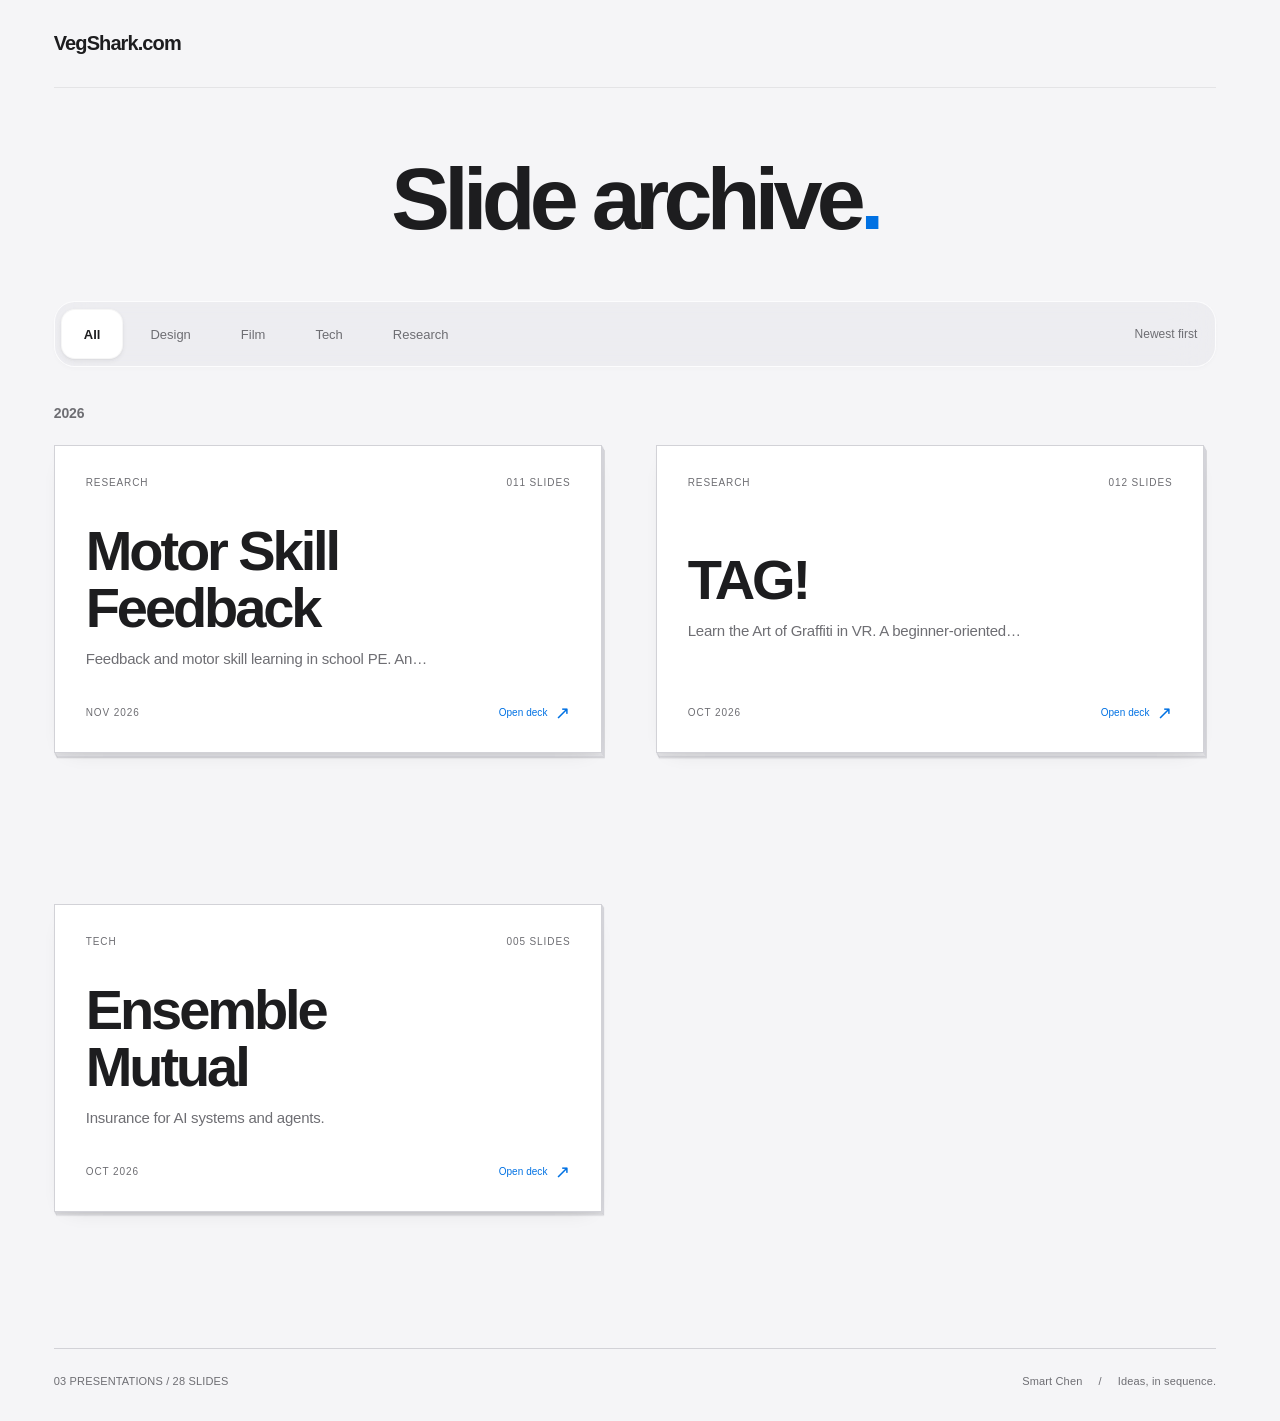
<file: index.html>
<!doctype html>
<html lang="en">
<head>
  <meta charset="utf-8">
  <meta name="viewport" content="width=device-width, initial-scale=1">
  <meta name="theme-color" content="#f5f5f7">
  <meta name="description" content="Smart Chen's slide archive. Presentations, research, projects, and experiments.">
  <title>Slide Archive | Smart Chen</title>
  <link rel="icon" href="data:image/svg+xml,%3Csvg xmlns='http://www.w3.org/2000/svg' viewBox='0 0 64 64'%3E%3Crect width='64' height='64' fill='white'/%3E%3C/svg%3E" type="image/svg+xml">
  <link rel="stylesheet" href="archive.css">
  <link rel="stylesheet" href="deck-transition.css">
  <script src="archive-data.js" defer></script>
  <script src="archive.js" defer></script>
</head>
<body>
  <a class="skip-link" href="#archive">Skip to presentations</a>
  <div class="page">
    <header class="masthead"><a class="wordmark" href="http://vegshark.com/">VegShark.com</a></header>
    <main>
      <div class="intro">
        <h1>Slide archive<span class="title-dot">.</span></h1>
      </div>
      <nav class="archive-tools" aria-label="Filter presentations by category">
        <div class="filters">
          <button type="button" data-category="ALL" aria-pressed="true">All</button>
          <button type="button" data-category="DESIGN" aria-pressed="false">Design</button>
          <button type="button" data-category="FILM" aria-pressed="false">Film</button>
          <button type="button" data-category="TECH" aria-pressed="false">Tech</button>
          <button type="button" data-category="RESEARCH" aria-pressed="false">Research</button>
        </div>
        <span class="sort-label">Newest first</span>
      </nav>
      <div id="archive" tabindex="-1" aria-label="Presentations by year"></div>
      <noscript><p class="empty-state">Enable JavaScript to browse the archive, or <a href="ensemble-mutual/">open Ensemble Mutual</a>.</p></noscript>
      <p id="archive-status" class="sr-only" role="status" aria-live="polite" aria-atomic="true"></p>
    </main>
    <footer class="archive-footer"><p id="archive-totals">Presentation archive</p><p>Smart Chen <span aria-hidden="true">/</span> <span>Ideas, in sequence.</span></p></footer>
  </div>
</body>
</html>
</file>
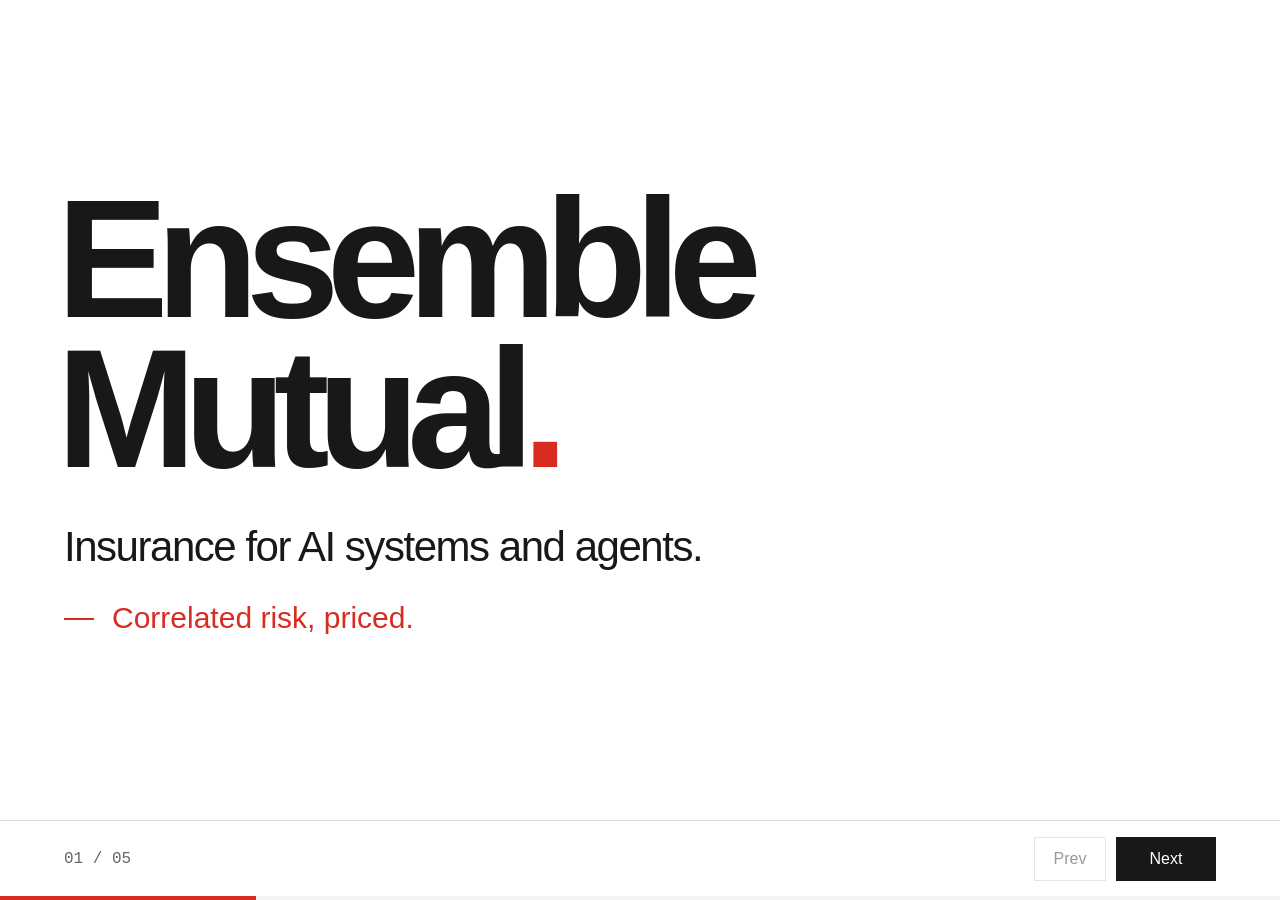
<file: ensemble-mutual/index.html>
<!doctype html>
<html lang="en">
<head>
  <meta charset="utf-8">
  <meta name="viewport" content="width=device-width, initial-scale=1">
  <meta name="theme-color" content="#ffffff">
  <meta name="description" content="Ensemble Mutual: a two-minute ethical pitch for AI insurance, correlated risk, and responsible adoption.">
  <title>Ensemble Mutual | The Ethical Pitch</title>
  <link rel="icon" href="data:image/svg+xml,%3Csvg xmlns='http://www.w3.org/2000/svg' viewBox='0 0 64 64'%3E%3Crect width='64' height='64' fill='white'/%3E%3C/svg%3E" type="image/svg+xml">
  <link rel="stylesheet" href="styles.css">
  <link rel="stylesheet" href="../deck-transition.css">
  <script src="app.js" defer></script>
</head>
<body>
  <a class="skip-link" href="#slide-1">Skip to presentation</a>
  <div class="presentation">
    <main class="stage" aria-label="Five-slide presentation" style="view-transition-name: open-deck">
      <div class="slide-canvas">
      <section class="slide active" id="slide-1" tabindex="-1" aria-labelledby="title-1" data-name="The idea">
        <div class="cover-layout">
          <h1 id="title-1" class="cover-title reveal">Ensemble<br>Mutual<span class="red">.</span></h1>
          <p class="cover-subtitle reveal">Insurance for AI systems and agents.</p>
          <p class="cover-thesis reveal">Correlated risk, priced.</p>
        </div>
      </section>
      <section class="slide" id="slide-2" tabindex="-1" aria-labelledby="title-2" data-name="The need" hidden inert>
        <div class="need-layout">
          <h2 id="title-2" class="slide-title reveal">New AI risks.<br><span class="red">Fragmented coverage.</span></h2>
          <div class="risk-words reveal"><span>Attacks</span><span>Hallucinations</span><span>Mistakes</span></div>
          <p class="support-line reveal">Growing deployment needs protection across training and inference.</p>
        </div>
      </section>
      <section class="slide" id="slide-3" tabindex="-1" aria-labelledby="title-3" data-name="The product" hidden inert>
        <div class="product-layout">
          <h2 id="title-3" class="slide-title reveal">One policy.<br><span class="red">The whole AI lifecycle.</span></h2>
          <div class="lifecycle-policy reveal" role="img" aria-label="One integrated insurance policy connects training and inference.">
            <span class="policy-caption">One integrated policy</span>
            <div class="lifecycle-flow"><strong>Training</strong><span class="flow-connector" aria-hidden="true"></span><strong>Inference</strong></div>
          </div>
          <ul class="coverage-labels reveal"><li>Security incidents</li><li>Hallucination liability</li><li>Compliance review</li></ul>
        </div>
      </section>
      <section class="slide" id="slide-4" tabindex="-1" aria-labelledby="title-4" data-name="The innovation" hidden inert>
        <div class="innovation-layout">
          <div class="innovation-copy">
            <h2 id="title-4" class="slide-title reveal">Correlated risk,<br><span class="red">priced.</span></h2>
            <p class="innovation-thesis reveal">One failure.<br> Many claims.</p>
          </div>
          <figure class="correlation-comparison reveal">
            <div class="comparison-panels">
              <div class="comparison-panel"><h3>Similar models</h3><div class="matrix-tiles" data-matrix="similar" role="img" aria-label="Illustrative matrix: similar models share more failures."></div><p>More shared failures</p></div>
              <div class="comparison-panel"><h3>Diverse models</h3><div class="matrix-tiles" data-matrix="diverse" role="img" aria-label="Illustrative matrix: behaviorally diverse models share fewer failures."></div><p>Fewer shared failures</p></div>
            </div>
            <figcaption>Illustrative failure correlation</figcaption>
          </figure>
          <div class="diversity-credit reveal"><strong>Model Diversity Credit</strong><span>Reward models that fail differently.</span></div>
        </div>
      </section>
      <section class="slide" id="slide-5" tabindex="-1" aria-labelledby="title-5" data-name="The responsibility" hidden inert>
        <div class="ethics-layout">
          <h2 id="title-5" class="slide-title reveal">Safer adoption.<br><span class="red">Clear limits.</span></h2>
          <div class="ethics-pair reveal"><div><span class="small-label">Benefit</span><h3>Financial backstop.</h3></div><div><span class="small-label">Harm</span><h3>Moral hazard.</h3></div></div>
          <div class="safety-response reveal"><strong>Keep incentives aligned.</strong><ul><li>Deductibles</li><li>Coinsurance</li><li>Coverage limits</li><li>Safety requirements</li><li>Diversity credit</li></ul></div>
          <p class="red-line reveal">Existential risk is not covered.</p>
        </div>
      </section>
      </div>
    </main>
    <footer class="site-footer">
      <span class="slide-counter" id="slide-counter">01 / 05</span>
      <div class="deck-controls"><button type="button" class="deck-button" id="previous" aria-label="Previous slide" disabled>Prev</button><button type="button" class="deck-button next-button" id="next" aria-label="Next slide">Next</button></div>
    </footer>
    <div class="progress-track" aria-hidden="true"><div id="deck-progress"></div></div>
  </div>
  <div class="sr-only" id="announcement" role="status" aria-live="polite" aria-atomic="true"></div>
</body>
</html>
</file>
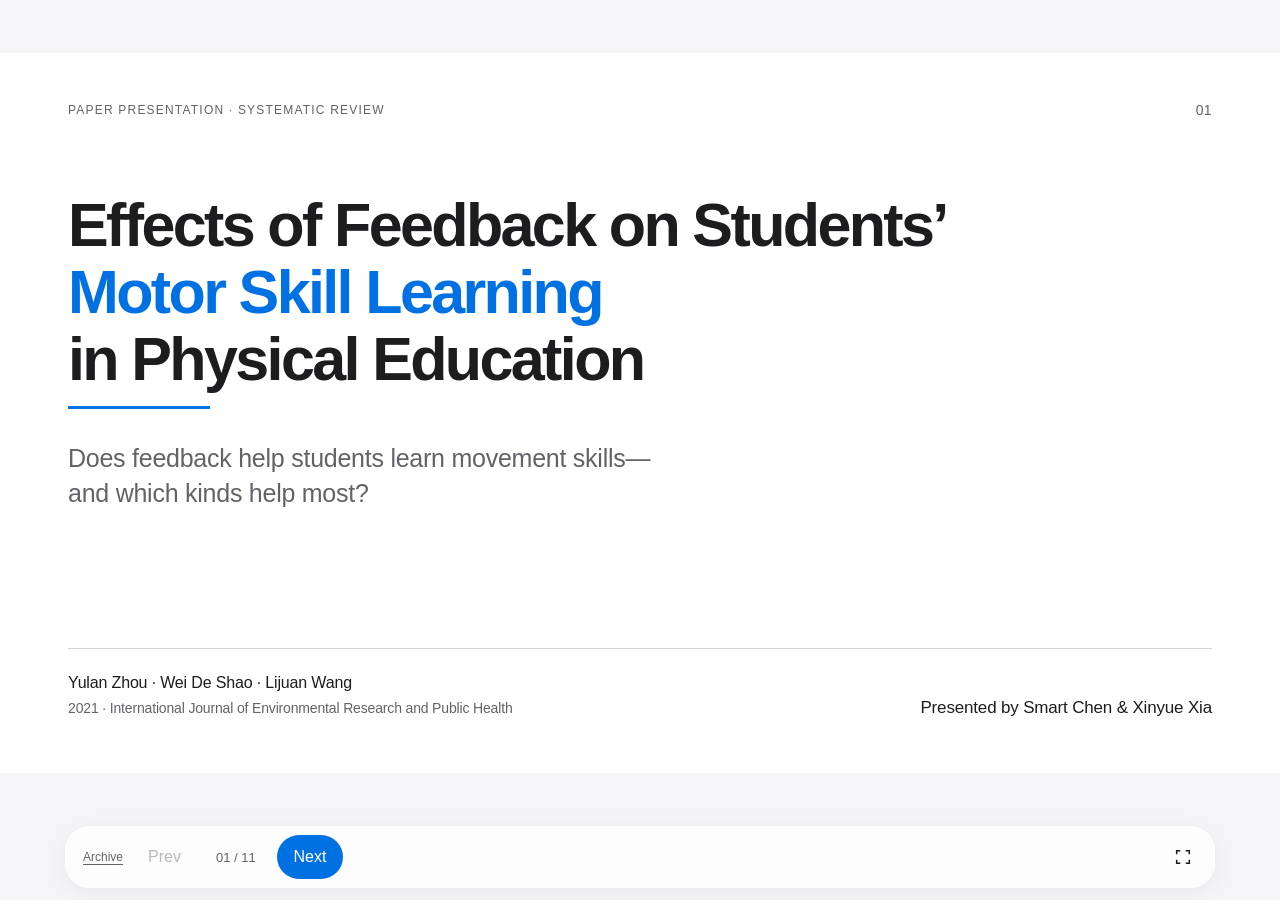
<file: feedback-learning/index.html>
<!doctype html>
<html lang="en">
<head>
  <meta charset="utf-8">
  <meta name="viewport" content="width=device-width, initial-scale=1">
  <meta name="theme-color" content="#f5f5f7">
  <meta name="description" content="Feedback and motor skill learning in physical education. An 11-slide reading of Zhou, Shao & Wang (2021), presented by Smart Chen and Xinyue Xia.">
  <title>Feedback & Motor Skill Learning | Paper presentation</title>
  <link rel="icon" href="data:image/svg+xml,%3Csvg xmlns='http://www.w3.org/2000/svg' viewBox='0 0 64 64'%3E%3Crect width='64' height='64' fill='white'/%3E%3C/svg%3E" type="image/svg+xml">
  <link rel="stylesheet" href="styles.css">
  <link rel="stylesheet" href="../deck-transition.css">
  <script src="content.js" defer></script>
  <script src="app.js" defer></script>
</head>
<body>
  <a class="skip-link" href="#slide-1">Skip to presentation</a>
  <div class="presentation">
    <main class="stage" aria-label="Feedback and motor skill learning presentation" style="view-transition-name: open-deck"><div class="slide-canvas" id="slides"></div></main>
    <footer class="site-footer" aria-label="Presentation controls">
      <div class="deck-position"><a href="../" aria-label="Back to slide archive">Archive</a><button id="previous" aria-label="Previous slide" onclick="deckAPI.showSlide(deckAPI.getState().currentSlide - 1)">Prev</button><button id="slide-counter" aria-label="Open slide contents" aria-haspopup="dialog" onclick="deckAPI.openContents(this)">01 / 11</button><button id="next" class="primary" aria-label="Next slide" onclick="deckAPI.showSlide(deckAPI.getState().currentSlide + 1)">Next</button></div>
      <div class="transport"><label for="animation-time" class="sr-only">Animation progress in seconds</label><input id="animation-time" type="range" min="0" max="2.4" step="0.01" value="0"><output id="animation-time-label" for="animation-time">0:00</output></div>
      <div class="deck-controls"><button id="fullscreen" class="icon-button" aria-label="Enter fullscreen" title="Full screen (F)" onclick="deckAPI.fullscreen()"><svg viewBox="0 0 20 20" aria-hidden="true"><path d="M3 7V3h4M13 3h4v4M17 13v4h-4M7 17H3v-4"/></svg></button></div>
    </footer>
  </div>
  <div class="sr-only" id="announcement" role="status" aria-live="polite" aria-atomic="true"></div>
  <dialog id="contents-dialog" aria-labelledby="contents-title"><div class="dialog-head"><h2 id="contents-title">Slide contents</h2><button data-close autofocus onclick="this.closest('dialog').close()">Close</button></div><ol id="contents-list"></ol></dialog>
  <noscript><p class="no-script">Open the <a href="feedback-learning.pdf">PDF presentation</a>, or enable JavaScript for slide navigation.</p></noscript>
</body>
</html>
</file>
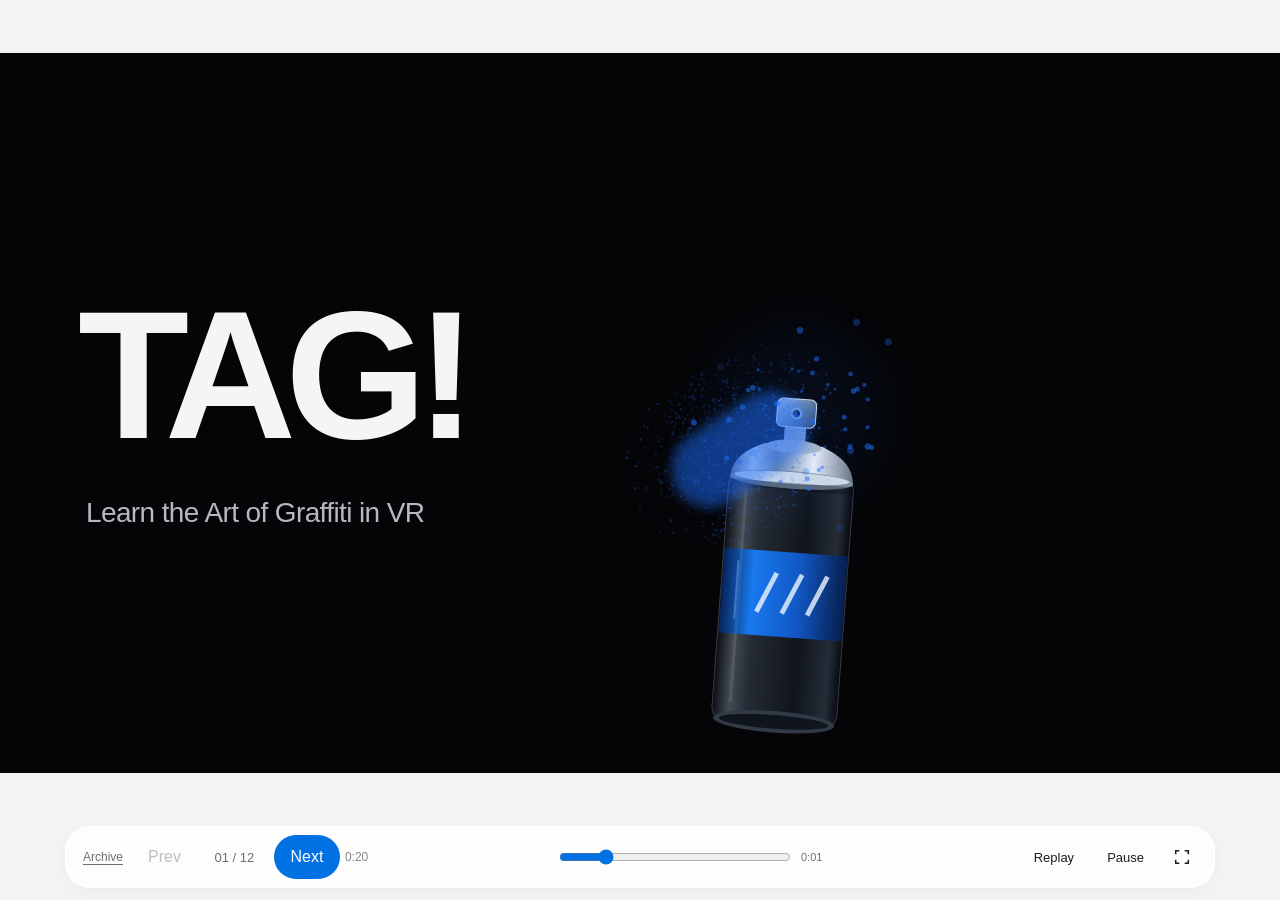
<file: vr-graffiti/index.html>
<!doctype html>
<html lang="en">
<head>
  <meta charset="utf-8">
  <meta name="viewport" content="width=device-width, initial-scale=1">
  <meta name="theme-color" content="#f5f5f7">
  <meta name="description" content="TAG! — Learn the Art of Graffiti in VR. A 6:55 XR concept presentation about learning through recorded gestures.">
  <title>TAG! | Learn the Art of Graffiti in VR</title>
  <link rel="icon" href="data:image/svg+xml,%3Csvg xmlns='http://www.w3.org/2000/svg' viewBox='0 0 64 64'%3E%3Crect width='64' height='64' fill='white'/%3E%3C/svg%3E" type="image/svg+xml">
  <link rel="stylesheet" href="styles.css">
  <link rel="stylesheet" href="../deck-transition.css">
  <script src="content.js" defer></script>
  <script src="lettering.js" defer></script>
  <script src="learning.js" defer></script>
  <script src="slides.js" defer></script>
  <script src="cover.js" defer></script>
  <script src="motion.js" defer></script>
  <script src="app.js" defer></script>
</head>
<body>
  <a class="skip-link" href="#slide-1">Skip to presentation</a>
  <div class="presentation">
    <main class="stage" aria-label="TAG! concept presentation" style="view-transition-name: open-deck">
      <div class="slide-canvas" id="slides"></div>
    </main>
    <footer class="site-footer">
      <div class="deck-position"><a href="../" aria-label="Back to slide archive">Archive</a><button id="previous" aria-label="Previous slide">Prev</button><span id="slide-counter">01 / 12</span><button id="next" class="primary" aria-label="Next slide">Next</button><span id="slide-time">0:20</span></div>
      <div class="transport"><label for="animation-time" class="sr-only">Animation progress in seconds</label><input id="animation-time" type="range" min="0" max="7" step="0.01" value="0"><output id="animation-time-label" for="animation-time">0:00</output></div>
      <div class="deck-controls">
        <button id="replay" aria-label="Replay concept animation">Replay</button>
        <button id="pause" aria-pressed="false">Pause</button>
        <button id="fullscreen" class="icon-button" aria-label="Enter fullscreen"><svg viewBox="0 0 20 20" aria-hidden="true"><path d="M3 7V3h4M13 3h4v4M17 13v4h-4M7 17H3v-4"/></svg></button>
      </div>
    </footer>
    <div class="progress-track" aria-hidden="true"><div id="deck-progress"></div></div>
  </div>
  <div class="sr-only" id="announcement" role="status" aria-live="polite" aria-atomic="true"></div>
  <dialog id="lettering-reference" class="reference-dialog" aria-labelledby="reference-title">
    <div class="reference-dialog-header"><h2 id="reference-title">Lettering reference</h2><button type="button" id="reference-close" autofocus>Close</button></div>
    <img id="reference-image" alt="">
    <p id="reference-credit"></p>
    <p class="reference-dialog-help">Full photograph. The slide uses a cropped detail.</p>
  </dialog>
  <noscript>This presentation needs JavaScript for navigation and animations. Use the accompanying PDF for a static version.</noscript>
</body>
</html>
</file>
<file: archive.css>
:root {
  color-scheme: light;
  --table: #f5f5f7;
  --sheet: #ffffff;
  --ink: #1d1d1f;
  --muted: #6e6e73;
  --line: #d2d2d7;
  --accent: #0071e3;
  --sans: -apple-system, BlinkMacSystemFont, "Segoe UI", sans-serif;
  --notation: -apple-system, BlinkMacSystemFont, "Segoe UI", sans-serif;
  --material: rgb(232 232 237 / .64);
  --control-radius: 14px;
  --ease: cubic-bezier(.22, 1, .36, 1);
  --scroll-thumb: #989b98;
  --scroll-hover: #646664;
}
* { box-sizing: border-box; scrollbar-width: thin; scrollbar-color: var(--scroll-thumb) var(--table); }
*::-webkit-scrollbar { width: 10px; height: 10px; }
*::-webkit-scrollbar-track { background: var(--table); }
*::-webkit-scrollbar-thumb { background: var(--scroll-thumb); border: 2px solid var(--table); }
*::-webkit-scrollbar-thumb:hover, *::-webkit-scrollbar-thumb:active { background: var(--scroll-hover); }
html { background: var(--table); scrollbar-gutter: stable; }
body { margin: 0; color: var(--ink); font-family: var(--sans); font-optical-sizing: auto; -webkit-font-smoothing: antialiased; }
h1, h2, h3, p { margin: 0; }
a { color: inherit; text-decoration: none; cursor: pointer; }
button { color: inherit; font: inherit; cursor: pointer; border-radius: var(--control-radius); touch-action: manipulation; }
a:focus-visible, button:focus-visible { outline: 2px solid var(--accent); outline-offset: 6px; }
.sr-only { position: absolute; width: 1px; height: 1px; padding: 0; margin: -1px; overflow: hidden; clip-path: inset(50%); white-space: nowrap; }
.skip-link { position: fixed; z-index: 100; left: 20px; top: 16px; padding: 12px 18px; background: var(--ink); color: var(--sheet); transform: translateY(-180%); }
.skip-link:focus { transform: none; }
.page { max-width: 1280px; min-height: 100dvh; margin-inline: auto; padding: 0 clamp(22px, 4.2vw, 64px); display: flex; flex-direction: column; }
.masthead { display: flex; align-items: center; justify-content: space-between; min-height: 88px; border-bottom: 1px solid rgb(29 29 31 / .08); }
.wordmark { font-size: 20px; font-weight: 650; letter-spacing: -.045em; transition: color 160ms ease; }
.wordmark:hover { color: var(--accent); }
.title-dot { color: var(--accent); }
main { flex: 1; }
.intro { padding: 64px 0 56px; text-align: center; }
h1 { font-size: clamp(44px, 7.5vw, 88px); font-weight: 650; line-height: 1.06; letter-spacing: -.065em; }
.archive-tools { display: flex; justify-content: space-between; align-items: center; gap: 20px; min-height: 66px; padding: 6px 18px 6px 6px; border: 1px solid rgb(255 255 255 / .8); border-radius: 21px; background: var(--material); backdrop-filter: blur(20px) saturate(140%); -webkit-backdrop-filter: blur(20px) saturate(140%); box-shadow: 0 2px 4px rgb(29 29 31 / .02); }
.filters { display: flex; align-items: center; gap: 4px; font: 13px var(--notation); letter-spacing: -.01em; }
.filters button { position: relative; min-height: 50px; padding: 0 22px; background: transparent; border: 1px solid transparent; font: inherit; color: var(--muted); transition: background 180ms ease, color 180ms ease, box-shadow 180ms ease; }
.filters button:hover { color: var(--ink); background: rgb(255 255 255 / .45); }
.filters button:active { background: rgb(210 210 215 / .65); }
.filters button[aria-pressed="true"] { color: var(--ink); font-weight: 600; background: var(--sheet); border-color: rgb(29 29 31 / .04); box-shadow: 0 2px 5px rgb(29 29 31 / .06), 0 1px 2px rgb(29 29 31 / .04); }
.sort-label { font: 12px var(--notation); color: var(--muted); letter-spacing: 0; white-space: nowrap; }
#archive { padding: 38px 0 26px; min-height: 390px; }
#archive:focus { outline: none; }
.year-group { display: grid; grid-template-columns: minmax(0, 1fr); gap: 24px; }
.year-group + .year-group { margin-top: 48px; padding-top: 32px; border-top: 1px solid var(--line); }
.year-label { font: 600 14px var(--notation); font-variant-numeric: tabular-nums; letter-spacing: -.01em; padding-top: 0; color: var(--muted); }
.deck-grid { display: grid; grid-template-columns: repeat(2, minmax(0, 1fr)); gap: 40px 42px; }
.deck { min-width: 0; padding: 0 12px 110px 0; position: relative; transition: opacity 240ms var(--ease); }
.stack-link { position: relative; display: block; perspective: 1100px; isolation: isolate; container-type: inline-size; }
.stack { position: relative; aspect-ratio: 16 / 9; transform: rotateX(var(--rx, 0deg)) rotateY(var(--ry, 0deg)); transition: transform 520ms var(--ease); transform-style: preserve-3d; }
.sheet { border: 1px solid var(--line); background: var(--sheet); border-radius: 0; }
.under-sheet { position: absolute; inset: 0; z-index: 0; opacity: calc(1 - var(--layer) * .015); transform: translate(calc(var(--layer) * .7px), calc(var(--layer) * var(--sheet-step))); transition: transform 480ms var(--ease), box-shadow 480ms var(--ease); box-shadow: 0 1px 1px rgb(44 48 44 / .035); }
.front-sheet { position: absolute; inset: 0; z-index: 5; padding: clamp(18px, 2.4vw, 32px); display: grid; grid-template-rows: auto minmax(0, 1fr) auto; transform: translateY(var(--near-lift, 0px)); transition: transform 420ms var(--ease), box-shadow 420ms var(--ease); box-shadow: 0 8px 22px -14px rgb(29 29 31 / .16), 0 2px 5px -3px rgb(29 29 31 / .1); overflow: hidden; }
.sheet-meta, .sheet-bottom { display: flex; justify-content: space-between; align-items: center; gap: 10px; font: 10px var(--notation); font-variant-numeric: tabular-nums; letter-spacing: .09em; color: var(--muted); }
.sheet-meta span:last-child { white-space: nowrap; }
.sheet-heading { padding: 6px 0; min-height: 0; overflow: hidden; display: flex; flex-direction: column; justify-content: center; }
.sheet-heading h3 { flex-shrink: 0; font-size: clamp(28px, 10.8cqi, 56px); letter-spacing: -.055em; font-weight: 650; line-height: 1.02; overflow-wrap: anywhere; max-width: 11ch; display: -webkit-box; -webkit-line-clamp: 2; -webkit-box-orient: vertical; overflow: hidden; }
.sheet-heading p { flex-shrink: 0; margin-top: 12px; font-size: clamp(11px, 3cqi, 15px); letter-spacing: -.015em; line-height: 1.4; color: var(--muted); max-width: 42ch; display: -webkit-box; -webkit-line-clamp: 1; -webkit-box-orient: vertical; overflow: hidden; }
.sheet-bottom { color: var(--muted); }
.open-label { color: var(--accent); letter-spacing: .005em; font-weight: 500; }
.open-label { display: flex; align-items: center; gap: 8px; white-space: nowrap; }
.open-arrow { font-family: var(--sans); font-size: 18px; line-height: 1; color: var(--accent); transition: transform 250ms var(--ease); }
.preview-sheet { position: absolute; bottom: 0; left: 0; width: 42%; aspect-ratio: 16 / 9; z-index: calc(1 + var(--preview-index)); overflow: hidden; pointer-events: none; opacity: 0; transform: translate(calc(var(--preview-index) * 2px), 0); transition: transform 460ms var(--ease), opacity 160ms linear; box-shadow: 0 1px 3px rgb(44 48 44 / .06); }
.preview-sheet img { display: block; width: 100%; height: 100%; object-fit: cover; }
.is-previewing .preview-sheet { opacity: 1; transform: translate(calc(var(--preview-index) * 69%), 90%) rotate(var(--preview-angle)); }
.stack-link:focus-visible .front-sheet { box-shadow: 0 10px 16px -10px rgb(44 48 44 / .22); }
.empty-state { font-size: 22px; letter-spacing: -.035em; padding: 32px 0 52px; line-height: 1.5; }
.empty-state p { margin-top: 10px; font: 13px/1.6 var(--notation); color: var(--muted); }
.empty-state a, .empty-state button { color: var(--ink); text-decoration: underline; text-underline-offset: 4px; }
.empty-state button { background: none; border: 0; padding: 8px 0; font: inherit; }
.archive-footer { padding: 24px 0 30px; display: flex; justify-content: space-between; align-items: center; gap: 20px; border-top: 1px solid var(--line); font: 11px/1.6 var(--notation); font-variant-numeric: tabular-nums; letter-spacing: .015em; color: var(--muted); }
.archive-footer p:last-child { display: flex; gap: 16px; }
.archive-footer p:last-child > span:last-child { font-family: var(--sans); }
.intro, .masthead, .archive-tools, .year-label, .archive-footer { transition: opacity 240ms var(--ease); }
.opening .stack-link { pointer-events: none; }
.opening .deck:not(.is-selected) { opacity: .3; }
.opening :is(.intro, .masthead, .archive-tools, .year-label, .archive-footer) { opacity: .5; }
.is-selected { z-index: 6; }
.opening .is-selected .stack { transform: none; }
.opening .is-selected .front-sheet { transform: translateY(-7px); box-shadow: 0 12px 20px -10px rgb(44 48 44 / .22); }
.opening .is-selected .under-sheet { transform: translate(0, calc(var(--layer) * .8px)); transition-duration: 150ms; }
.opening .is-selected .preview-sheet { opacity: 0; transform: translate(0, 0); transition-duration: 150ms; }
.deck-flight { position: fixed; z-index: 20; margin: 0; pointer-events: none; transform-origin: top left; box-shadow: 0 15px 35px -12px rgb(44 48 44 / .18); }
@media (hover: hover) and (pointer: fine) and (prefers-reduced-motion: no-preference) {
  .is-engaged .front-sheet { transform: translateY(-5px); box-shadow: 0 10px 18px -11px rgb(44 48 44 / .26); }
  .is-engaged .under-sheet { transform: translate(calc(var(--layer) * 1.5px), calc(var(--layer) * 2.3px)) rotate(calc(var(--layer) * .12deg)); }
  .is-engaged .open-arrow { transform: translate(1px, -1px); }
}
@media (max-width: 900px) {
  .year-group { grid-template-columns: 1fr; gap: 22px; }
}
@media (max-width: 600px) {
  .masthead { min-height: 76px; }
  .intro { padding: 44px 0 36px; }
  h1 { font-size: clamp(39px, 9vw, 54px); line-height: 1.08; }
  .archive-tools { min-height: 60px; gap: 0; padding: 4px; border-radius: 19px; }
  .filters { gap: 0; font-size: 12px; width: 100%; justify-content: space-between; }
  .filters button { min-height: 48px; }
  .filters button { padding-inline: clamp(9px, 2.5vw, 15px); }
  .sort-label { display: none; }
  #archive { padding-top: 28px; min-height: 330px; }
  .deck-grid { grid-template-columns: minmax(0, 1fr); gap: 28px; }
  .deck { padding-bottom: 100px; }
  .front-sheet { padding: 20px; }
  .archive-footer { align-items: flex-start; flex-direction: column; gap: 12px; }
}
@media (prefers-reduced-transparency: reduce) {
  .archive-tools { background: #e8e8ed; backdrop-filter: none; -webkit-backdrop-filter: none; }
}
@media (prefers-contrast: more) {
  :root { --muted: #48484a; --line: #86868b; }
  .archive-tools { background: #e8e8ed; border-color: var(--line); }
  .filters button[aria-pressed="true"] { border-color: var(--ink); }
}
@media (hover: none), (pointer: coarse) {
  .stack { transform: none; }
  .preview-sheet { opacity: 1; transform: translate(calc(var(--preview-index) * 69%), 100%); }
}
@media (max-width: 360px) {
  .front-sheet { padding: 14px; }
  .sheet-heading { padding: 2px 0; }
  .sheet-heading h3 { font-size: 28px; }
  .sheet-heading p { margin-top: 6px; -webkit-line-clamp: 1; }
}
@media (prefers-reduced-motion: reduce) {
  *, *::before, *::after { animation: none !important; transition: none !important; }
  .stack { transform: none; }
  .front-sheet { transform: none; }
}
@media (forced-colors: active) { * { scrollbar-color: auto; } .sheet { border-color: CanvasText; } .filters button[aria-pressed="true"]::after { background: Highlight; } }
</file>
<file: deck-transition.css>
/* Shared by the archive and presentation: a sheet becomes the actual deck. */
@view-transition { navigation: auto; }
::view-transition-group(open-deck) { animation-duration: 240ms; animation-timing-function: cubic-bezier(.22, 1, .36, 1); }
::view-transition-old(open-deck) { animation: 180ms both sheet-out; }
::view-transition-new(open-deck) { animation: 240ms both sheet-in; }
/* The sheet carries the transition. The whole page never fades. */
::view-transition-group(root), ::view-transition-new(root) { animation: none; }
::view-transition-old(root) { animation: none; opacity: 0; }
@keyframes sheet-out { to { opacity: 0; } }
@keyframes sheet-in { from { opacity: 0; } to { opacity: 1; } }
@media (prefers-reduced-motion: reduce) {
  @view-transition { navigation: none; }
  ::view-transition-group(*), ::view-transition-old(*), ::view-transition-new(*) { animation: none !important; }
}
</file>
<file: ensemble-mutual/styles.css>
:root {
  --paper: #fff;
  --ink: #181818;
  --red: #d92c21;
  --muted: #656565;
  --line: #dedede;
  --panel: #f4f4f4;
  --scroll-thumb: #929292;
  --scroll-hover: #656565;
  --ease: cubic-bezier(.16, 1, .3, 1);
  --display: "Helvetica Neue", Helvetica, Arial, sans-serif;
  --mono: "Courier New", monospace;
  --title-size: 76px;
  --support-size: 30px;
  --label-size: 28px;
  --caption-size: 24px;
  color-scheme: light;
}
* { box-sizing: border-box; scrollbar-color: var(--scroll-thumb) var(--panel); scrollbar-width: thin; }
html, body { margin: 0; height: 100%; background: var(--paper); color: var(--ink); }
body { font-family: var(--display); font-size: 16px; -webkit-font-smoothing: antialiased; }
button, a { -webkit-tap-highlight-color: transparent; }
button { font: inherit; color: inherit; cursor: pointer; border-radius: 0; }
a { color: inherit; text-decoration: none; cursor: pointer; }
button:disabled { cursor: default; }
button:focus-visible, a:focus-visible { outline: 2px solid var(--red); outline-offset: 5px; }
button:active:not(:disabled) { transform: translateY(1px); }
h1, h2, h3, p, figure { margin: 0; }
.red { color: var(--red); }
.sr-only { position: absolute; width: 1px; height: 1px; padding: 0; margin: -1px; overflow: hidden; clip: rect(0,0,0,0); white-space: nowrap; border: 0; }
.skip-link { position: fixed; top: 12px; left: 12px; z-index: 5; padding: 12px 18px; color: var(--paper); background: var(--ink); transform: translateY(-150%); }
.skip-link:focus { transform: translateY(0); }

/* The slide is always 16:9. Only the outer frame responds to the viewport. */
.presentation { height: 100dvh; min-height: 180px; display: flex; flex-direction: column; align-items: center; }
.stage { position: relative; width: min(100%, calc((100dvh - 80px) * 16 / 9)); aspect-ratio: 16 / 9; flex-shrink: 0; margin: auto 0; overflow: clip; }
.slide-canvas { position: absolute; top: 0; left: 0; width: 1280px; height: 720px; transform: scale(var(--deck-scale, 1)); transform-origin: top left; }
.slide { position: absolute; inset: 0; overflow: auto; padding: 48px 64px; display: flex; align-items: stretch; background: var(--paper); }
.slide[hidden] { display: none; }
.slide > div { width: 100%; margin: auto; }
.slide:focus { outline: none; }
.slide-title { font-size: var(--title-size); font-weight: 700; line-height: 1.02; letter-spacing: -.065em; }
.cover-title { font-size: 168px; font-weight: 700; line-height: .89; letter-spacing: -.075em; margin-left: -.045em; }
.cover-subtitle { font-size: 42px; line-height: 1.2; letter-spacing: -.035em; margin-top: 38px; }
.cover-thesis { font-size: var(--support-size); color: var(--red); margin-top: 28px; padding-left: 48px; position: relative; }
.cover-thesis::before { content: ""; position: absolute; left: 0; top: 50%; width: 30px; height: 2px; background: var(--red); }
.risk-words { display: flex; align-items: center; gap: 40px; margin-top: 48px; font-size: 42px; font-weight: 500; letter-spacing: -.04em; }
.risk-words > span + span { border-left: 1px solid var(--line); padding-left: 40px; }
.support-line { font-size: var(--support-size); color: var(--muted); line-height: 1.4; margin-top: 32px; max-width: 1000px; }
.lifecycle-policy { border: 2px solid var(--red); margin-top: 40px; padding: 24px 34px 32px; }
.policy-caption { font-size: var(--label-size); color: var(--red); }
.lifecycle-flow { display: flex; align-items: center; gap: 44px; margin-top: 24px; }
.lifecycle-flow strong { font-size: 64px; font-weight: 500; letter-spacing: -.05em; }
.flow-connector { height: 2px; flex: 1; background: var(--red); position: relative; min-width: 35px; }
.flow-connector::before, .flow-connector::after { content: ""; width: 8px; height: 8px; position: absolute; top: -3px; background: var(--red); }
.flow-connector::after { right: 0; }
.coverage-labels { display: flex; gap: 32px; list-style: none; padding: 0; margin: 28px 0 0; font-size: var(--label-size); color: var(--muted); line-height: 1.4; }
.coverage-labels li + li { border-left: 1px solid var(--line); padding-left: 32px; }
.innovation-layout { display: grid; grid-template-columns: 1fr 1.1fr; gap: 40px 48px; align-items: center; }
.innovation-copy, .correlation-comparison { min-width: 0; }
.innovation-copy .slide-title { font-size: 72px; }
.innovation-thesis { font-size: 38px; line-height: 1.14; letter-spacing: -.035em; margin-top: 32px; color: var(--muted); }
.comparison-panels { display: grid; grid-template-columns: 1fr 1fr; gap: 28px; }
.comparison-panel h3 { font-size: var(--label-size); font-weight: 500; letter-spacing: -.025em; margin-bottom: 18px; }
.matrix-tiles { display: grid; grid-template-columns: repeat(4, minmax(0,1fr)); gap: 4px; aspect-ratio: 1; }
.matrix-tiles span { background: var(--red); opacity: var(--heat); min-width: 0; }
.comparison-panel p { font-size: 26px; color: var(--muted); line-height: 1.25; margin-top: 16px; }
.correlation-comparison figcaption { font-size: var(--caption-size); color: var(--muted); margin-top: 22px; line-height: 1.3; }
.diversity-credit { grid-column: 1/-1; border-top: 1px solid var(--line); padding-top: 28px; display: flex; align-items: baseline; gap: 32px; }
.diversity-credit strong { font-size: 36px; line-height: 1.2; color: var(--red); font-weight: 500; letter-spacing: -.035em; }
.diversity-credit > span { font-size: var(--support-size); line-height: 1.4; color: var(--muted); }
.ethics-pair { display: grid; grid-template-columns: 1fr 1fr; gap: 6%; margin-top: 28px; }
.small-label { display: block; color: var(--muted); font-size: var(--label-size); margin-bottom: 10px; }
.ethics-pair h3 { font-size: 44px; font-weight: 500; letter-spacing: -.045em; line-height: 1.15; }
.safety-response { margin-top: 30px; }
.safety-response > strong { font-size: 32px; font-weight: 500; letter-spacing: -.015em; }
.safety-response ul { display: flex; flex-wrap: wrap; gap: 12px 28px; margin: 14px 0 0; padding: 0; list-style: none; color: var(--muted); font-size: var(--label-size); line-height: 1.3; }
.red-line { color: var(--red); border-top: 3px solid var(--red); padding-top: 22px; margin-top: 30px; font-size: 50px; font-weight: 500; letter-spacing: -.04em; line-height: 1.12; }

/* Controls remain unscaled so they are easy to use on smaller screens. */
.site-footer { width: min(100%, calc((100dvh - 80px) * 16 / 9)); height: 76px; flex-shrink: 0; border-top: 1px solid var(--line); background: var(--paper); padding: 0 clamp(22px, 5vw, 64px); display: flex; align-items: center; justify-content: space-between; position: relative; z-index: 2; }
.slide-counter { font-family: var(--mono); font-size: 16px; color: var(--muted); }
.deck-controls { display: flex; align-items: center; gap: 10px; }
.deck-button { border: 1px solid var(--line); background: var(--paper); font-size: 16px; min-width: 72px; min-height: 44px; padding: 10px 18px; transition: background .2s, border-color .2s; }
.deck-button:hover:not(:disabled) { background: var(--panel); border-color: var(--ink); }
.next-button { background: var(--ink); color: var(--paper); border-color: var(--ink); min-width: 100px; }
.next-button:hover:not(:disabled) { background: var(--red); border-color: var(--red); }
.deck-button:disabled { color: #999; border-color: #e5e5e5; background: var(--paper); }
.progress-track { width: 100%; height: 4px; background: var(--panel); flex-shrink: 0; }
#deck-progress { height: 100%; background: var(--red); transform: scaleX(.2); transform-origin: left; transition: transform .65s var(--ease); }
::-webkit-scrollbar { width: 7px; height: 7px; }
::-webkit-scrollbar-track { background: var(--panel); }
::-webkit-scrollbar-thumb { background: var(--scroll-thumb); }
::-webkit-scrollbar-thumb:hover { background: var(--scroll-hover); }
::-webkit-scrollbar-thumb:active { background: var(--ink); }
@media (prefers-reduced-motion: no-preference) {
  .slide.entering .reveal { animation: reveal-in .65s var(--ease) both; animation-delay: calc(var(--reveal-index, 0) * 65ms + 25ms); }
  .slide.leaving { animation: slide-out .18s ease-in both; pointer-events: none; z-index: 1; }
}
@keyframes reveal-in { from { opacity: 0; transform: translateY(calc(24px * var(--direction, 1))); } to { opacity: 1; transform: translateY(0); } }
@keyframes slide-out { to { opacity: 0; transform: translateY(calc(-14px * var(--direction, 1))); } }
@media (prefers-reduced-motion: reduce) { *, *::before, *::after { animation: none !important; transition: none !important; scroll-behavior: auto !important; } }
@media (forced-colors: active) { * { scrollbar-color: auto; } .matrix-tiles span { forced-color-adjust: none; } .lifecycle-policy, .red-line { border-color: Highlight; } }
@media print {
  html, body, .presentation { height: auto; }
  .site-footer, .progress-track, .skip-link { display: none; }
  .stage, .slide-canvas { position: static; width: 100%; height: auto; aspect-ratio: auto; transform: none; }
  .slide, .slide[hidden] { display: flex; position: relative; overflow: visible; min-height: 190mm; padding: 16mm; break-after: page; }
  .slide:last-child { break-after: auto; }
  .cover-title { font-size: 110px; }
  .slide-title, .innovation-copy .slide-title { font-size: 56px; }
  * { -webkit-print-color-adjust: exact; print-color-adjust: exact; }
}
</file>
<file: feedback-learning/styles.css>
:root {
  --paper:#fff; --canvas:#f5f5f7; --ink:#1d1d1f; --muted:#626269;
  --line:#d2d2d7; --accent:#0071e3; --wash:#edf5ff;
  --chart-1:#145c9e; --chart-2:#427eaf; --chart-3:#9db9d0; --chart-4:#dce7ef;
  --scroll-thumb:#a1a1a6; --scroll-hover:#6e6e73;
  --sans:-apple-system,BlinkMacSystemFont,"Segoe UI Variable Display","Segoe UI",sans-serif;
  color-scheme:light; font-optical-sizing:auto;
}
*{box-sizing:border-box;scrollbar-color:var(--scroll-thumb) var(--canvas);scrollbar-width:thin}
html,body{height:100%;margin:0;background:var(--canvas);color:var(--ink)}
body{font-family:var(--sans);-webkit-font-smoothing:antialiased}
h1,h2,h3,h4,p,figure,dl,dd{margin:0}a{color:inherit;text-underline-offset:3px}
button{font:inherit;color:inherit;min-height:44px;border:0;border-radius:22px;padding:8px 14px;cursor:pointer;background:transparent;touch-action:manipulation}
button:hover:not(:disabled){background:rgba(0,0,0,.055)}
button:active:not(:disabled){background:rgba(0,0,0,.1);transform:scale(.96)}
button:disabled{opacity:.3;cursor:default}
button:focus-visible,a:focus-visible,input:focus-visible{outline:3px solid var(--accent);outline-offset:3px}
.presentation{height:100dvh;display:flex;flex-direction:column;align-items:center;padding-bottom:12px}
.stage{position:relative;width:min(100%,calc((100dvh - 92px)*16/9));aspect-ratio:16/9;margin:auto 0;flex-shrink:0;overflow:clip;background:var(--paper)}
.slide-canvas{position:absolute;inset:0;width:1280px;height:720px;transform:scale(var(--deck-scale,1));transform-origin:top left}
.slide{position:absolute;inset:0;width:1280px;height:720px;overflow:hidden;padding:48px 68px;background:var(--paper)}
.slide[hidden]{display:none}.slide:focus{outline:none}
header{display:flex;justify-content:space-between;align-items:center;margin-bottom:24px}
.eyebrow,.folio{font-size:14px;font-weight:500;color:var(--muted);line-height:1.4;letter-spacing:.025em}
.folio{font-variant-numeric:tabular-nums}.eyebrow{text-transform:uppercase;font-size:12px;letter-spacing:.1em}
h2{font-size:50px;font-weight:650;letter-spacing:-.038em;line-height:1.1;text-wrap:balance}
h3{font-size:27px;font-weight:600;letter-spacing:-.025em;line-height:1.2}
p{font-size:23px;line-height:1.45;letter-spacing:-.01em}
.label{font-size:15px;color:var(--muted);line-height:1.4;letter-spacing:0;margin-bottom:16px}
.small{font-size:18px;color:var(--muted);line-height:1.5}
.emoji-art{display:block;position:absolute;font-family:"Apple Color Emoji","Segoe UI Emoji",sans-serif;font-size:90px;line-height:1.15;text-align:center;transform-origin:center;pointer-events:none;user-select:none;filter:drop-shadow(0 6px 8px #0000000c)}
.feedback-art{position:absolute;right:92px;top:86px;width:236px;height:116px;pointer-events:none}.feedback-art .emoji-art:first-child{left:0;top:0;font-size:82px;rotate:-9deg}.feedback-art .emoji-art:last-child{right:0;top:17px;font-size:94px;rotate:8deg}
.takeaway{position:absolute;bottom:71px;left:68px;right:68px;border-top:1px solid var(--line);padding-top:19px;font-size:21px;color:var(--muted)}
.takeaway strong{font-weight:600;color:var(--ink)}
.original-icon{filter:brightness(0) saturate(100%) invert(29%) sepia(93%) saturate(1743%) hue-rotate(194deg) brightness(93%) contrast(106%)}
.cover-copy{margin-top:71px}.cover h1{font-size:61px;line-height:1.1;font-weight:650;letter-spacing:-.043em}.cover h1>span{color:var(--accent)}
.title-underline{width:142px;height:3px;display:block;margin-top:13px}
.cover-question{margin-top:32px;color:var(--muted);font-size:25px;line-height:1.4}
.cover-meta{position:absolute;bottom:52px;left:68px;right:68px;border-top:1px solid var(--line);padding-top:21px;display:flex;align-items:flex-end;justify-content:space-between;gap:25px}
.cover-meta p{font-size:16px;line-height:1.6}.cover-meta span{color:var(--muted);font-size:14px}.cover-meta .presenters{font-size:17px;white-space:nowrap}
.motivation-columns{display:grid;grid-template-columns:repeat(3,minmax(0,1fr));gap:54px;margin-top:37px}
.motivation-columns .emoji-art{position:relative;width:78px;height:70px;font-size:64px;line-height:1;margin-bottom:17px;text-align:left}.motivation-columns>div:nth-child(1) .emoji-art{rotate:-5deg}.motivation-columns>div:nth-child(2) .emoji-art{rotate:5deg}.motivation-columns>div:nth-child(3) .emoji-art{rotate:-4deg}
.motivation-columns h3{font-size:27px;line-height:1.2}.motivation-columns p{font-size:23px;color:var(--muted);margin-top:18px;line-height:1.45}
.questions-layout{display:grid;grid-template-columns:1fr 1fr;gap:75px;margin-top:58px}
.mixed-findings>div+div{margin-top:35px}.mixed-findings h3{font-size:27px;margin-bottom:13px}.mixed-findings p{font-size:23px;color:var(--muted)}.mixed-findings .small{margin-top:31px;font-size:18px}
.research-questions{border-left:1px solid var(--line);padding-left:48px}.research-questions .label{margin-bottom:25px}.research-questions>div{display:flex;gap:22px}.research-questions>div+div{margin-top:37px}.question-number{font-size:32px;color:var(--accent);line-height:1.3;font-weight:550}.research-questions>div p{font-size:28px;line-height:1.35;letter-spacing:-.02em}
.definition-lead{font-size:28px;color:var(--muted);margin-top:27px;line-height:1.4}.definition-lead strong{font-weight:500;color:var(--ink)}
.definition-columns{display:grid;grid-template-columns:1fr 1fr 1.2fr;gap:43px;margin-top:35px;border-top:1px solid var(--line);padding-top:26px}.definition-columns .label{font-size:15px}.definition-columns h3{font-size:26px}.definition-columns>div>p:last-child{font-size:20px;color:var(--muted);margin-top:18px}.feedback-examples{font-size:20px;line-height:1.4}.feedback-examples>div+div{margin-top:13px}.feedback-examples dt{color:var(--muted);font-size:14px;margin-bottom:2px}.feedback-examples dd{color:var(--ink)}.definition .takeaway{font-size:20px}
.task-learner h2{font-size:47px}.task-layout{display:grid;grid-template-columns:.85fr 1.15fr;gap:82px;margin-top:34px}.task-layout h3{font-size:26px}.task-layout .label{margin-top:14px;margin-bottom:16px}.movement-example{position:relative;min-height:80px;padding:12px 139px 0 0;margin-top:4px}.movement-example .emoji-art{right:29px;top:-7px;font-size:82px;rotate:-7deg}.movement-example [data-motion="swim"]{font-size:106px;right:0;top:-13px;rotate:5deg}.movement-example [data-motion="gym"]{font-size:88px;right:68px;top:-2px;rotate:-8deg}.movement-example strong{display:block;font-size:22px;font-weight:600}.movement-example span:not(.emoji-art){display:block;font-size:20px;color:var(--muted);line-height:1.4}.task-environment{margin-top:17px}.task-environment h4{font-size:20px;font-weight:600;letter-spacing:-.015em;line-height:1.25}.task-environment p{font-size:18px;line-height:1.35;margin-top:9px}.task-environment strong{font-weight:550;color:var(--ink)}.task-environment span{display:block;color:var(--muted);margin-top:2px}
.learner-stages{border-left:1px solid var(--line);padding-left:49px}.learner-stages ol{margin:0;padding:0;list-style:none}.learner-stages li{display:flex;gap:25px;align-items:flex-start;margin-top:24px}.learner-stages li>span{font-size:27px;color:var(--accent);line-height:1.1}.learner-stages h4{font-size:24px;font-weight:600;letter-spacing:-.025em;line-height:1.15}.learner-stages li p{font-size:20px;color:var(--muted);margin-top:6px}.possible-needs{margin-top:28px;font-size:20px;line-height:1.5;color:var(--muted)}.possible-needs strong{font-weight:550;color:var(--ink)}
.contribution-rows{margin-top:43px}.contribution-rows>div{display:grid;grid-template-columns:40px 300px 1fr;gap:25px;border-top:1px solid var(--line);padding:25px 0}.contribution-rows>div>span{font-size:26px;font-weight:550;color:var(--accent);line-height:1.2}.contribution-rows h3{font-size:25px}.contribution-rows p{font-size:23px;line-height:1.4;color:var(--muted)}
.selection h2{font-size:46px}.selection-layout{display:grid;grid-template-columns:470px 1fr;gap:47px;margin-top:33px}.search-details p{font-size:20px;line-height:1.5;color:var(--muted)}.search-details strong{color:var(--ink);font-weight:600}.search-details p+p{margin-top:17px}.selection-chart{padding-top:0}.selection-chart>div{display:flex;align-items:center;gap:17px;margin-bottom:13px;min-height:49px}.selection-chart b{width:var(--bar-width);height:49px;flex-shrink:0;display:flex;align-items:center;justify-content:flex-end;padding-right:13px;border-radius:4px;color:#fff;background:var(--chart-1);font-size:24px;font-weight:600;letter-spacing:-.02em;font-variant-numeric:tabular-nums}.selection-chart>div:nth-child(2) b{background:var(--chart-2)}.selection-chart>div:nth-child(3) b{background:#5e8fb9}.selection-chart>div:nth-child(4) b{background:var(--chart-3);color:var(--ink)}.selection-chart .included b{background:var(--accent)}.selection-chart span{font-size:19px;line-height:1.3;color:var(--muted)}.selection-chart strong{color:var(--ink);font-weight:600}.selection-chart small{font-size:16px}
.study-profile h2{font-size:48px}.profile-stats{display:grid;grid-template-columns:1fr 1fr 1.35fr;gap:57px;margin-top:46px}.profile-stats>div{display:flex;align-items:center;gap:22px}.profile-stats strong{font-size:68px;font-weight:600;color:var(--accent);line-height:1;letter-spacing:-.05em;white-space:nowrap}.profile-stats p{font-size:19px;line-height:1.4;color:var(--muted)}.profile-stats>div:last-child{display:block}.profile-stats>div:last-child p{font-size:19px;margin-top:8px}.profile-charts{margin-top:48px}.chart-row{display:grid;grid-template-columns:143px minmax(0,1fr);align-items:center;gap:22px;margin-top:23px}.chart-row h3{font-size:21px}.stacked-bar{display:flex;width:100%;height:52px;border-radius:5px;overflow:hidden}.segment{display:flex;align-items:center;gap:5px;min-width:0;padding:0 12px;font-size:19px;line-height:1.2;white-space:nowrap;color:#fff;background:var(--chart-1)}.segment b{font-weight:600}.tone-1{background:var(--chart-2)}.tone-2{background:var(--chart-3);color:var(--ink)}.tone-3{background:var(--chart-4);color:var(--ink)}.chart-row:nth-child(2) .segment{font-size:18px;padding:0 11px}.chart-row:nth-child(2) .tone-1{flex-direction:column;justify-content:center;gap:0;font-size:15px}.chart-row:last-child .tone-2{flex-direction:column;justify-content:center;gap:0;font-size:15px}
.quality h2{font-size:46px}.quality-layout{display:grid;grid-template-columns:385px 1fr;gap:50px;margin-top:43px}.quality-layout h3{font-size:25px}.scale-label{font-size:19px;color:var(--muted);margin-top:8px}.quality-dots{display:grid;grid-template-columns:repeat(11,1fr);gap:9px;margin-top:23px;max-width:372px}.quality-dot{width:26px;height:26px;border:1.5px solid var(--chart-3);border-radius:50%}.quality-dot.filled{background:var(--accent);border-color:var(--accent)}.quality-key{font-size:21px;line-height:1.5;margin-top:22px;color:var(--muted)}.quality-key strong{font-weight:600;color:var(--accent)}.quality-key b{font-weight:600;color:var(--ink)}.weakest{font-size:21px;margin-top:22px;color:var(--muted)}.weakest strong{font-weight:550;color:var(--ink)}.evidence-grading h3>span{font-size:17px;font-weight:400;color:var(--muted)}table{width:100%;border-collapse:collapse;text-align:left;font-size:20px;line-height:1.4}th,td{border-bottom:1px solid var(--line);padding:13px 8px 13px 0;vertical-align:top}thead th{font-size:15px;color:var(--muted);font-weight:500}tbody th{font-weight:550}.evidence-grading table{margin-top:14px}.evidence-grading tbody th{width:122px}.consistency{font-size:17px;line-height:1.5;margin-top:17px;color:var(--muted)}
.findings h2{font-size:42px;letter-spacing:-.035em}.findings-table{margin-top:40px;font-size:21px;line-height:1.4}.findings-table th,.findings-table td{padding:18px 16px 18px 0}.findings-table td:nth-child(3),.findings-table td:nth-child(4){color:var(--chart-1)}.findings-table td.strong-evidence{color:var(--accent);font-weight:600}.findings-table tbody th{font-weight:500}.evaluation{display:grid;grid-template-columns:1.1fr 1fr;gap:72px;margin-top:28px}.evaluation h3{font-size:24px}.evaluation ul{font-size:18px;line-height:1.55;margin:13px 0 0;padding-left:19px;color:var(--muted)}.evaluation li+li{margin-top:6px}.applications h2{font-size:58px}.application-rows{margin-top:43px}.application-rows>div{position:relative;display:flex;gap:28px;align-items:center;min-height:144px;border-top:1px solid var(--line);padding:24px 270px 24px 0}.application-number{font-size:34px;color:var(--accent);font-weight:550;min-width:25px}.application-rows h3{font-size:31px}.application-rows p{font-size:24px;color:var(--muted);margin-top:11px}.application-emoji{position:absolute;right:0;top:2px;width:240px;height:138px;pointer-events:none}.application-emoji [data-motion="golf"]{left:0;top:1px;font-size:100px;rotate:-9deg}.application-emoji [data-motion="tennis"]{right:0;top:27px;font-size:90px;rotate:12deg}.application-emoji [data-motion="gear"]{right:38px;top:6px;font-size:112px;rotate:-12deg}.closing{display:flex;align-items:flex-end;justify-content:space-between;margin-top:33px;gap:25px}.closing p{font-size:17px;line-height:1.5;color:var(--muted)}.closing h3{font-size:52px;letter-spacing:-.035em;color:var(--accent)}
.site-footer{flex-shrink:0;width:min(1150px,calc(100% - 32px));min-height:62px;border-radius:25px;background:rgba(255,255,255,.78);backdrop-filter:blur(24px) saturate(160%);box-shadow:0 5px 25px rgba(0,0,0,.05),inset 0 0 0 1px rgba(255,255,255,.75);display:flex;align-items:center;justify-content:space-between;padding:8px 12px;gap:15px;z-index:2}
.deck-position,.deck-controls,.transport{display:flex;align-items:center;gap:5px}.deck-position{min-width:250px}#slide-counter{min-width:72px;text-align:center;color:var(--muted);font-size:13px;font-variant-numeric:tabular-nums;padding:8px 7px}.deck-position a{font-size:12px;color:var(--muted);margin:0 6px}.deck-controls{font-size:13px;gap:0}.deck-controls button{padding:8px 11px}.primary{background:var(--accent);color:#fff;min-width:66px}.primary:hover:not(:disabled){background:#0077ed}.primary:active:not(:disabled){background:#0066cc}.transport{flex:1;max-width:250px;gap:10px}.transport input{width:100%;min-width:20px;margin:0;accent-color:var(--accent);cursor:pointer;touch-action:none}.transport output{font-size:11px;color:var(--muted);font-variant-numeric:tabular-nums;min-width:28px}.transport.is-static{visibility:hidden}.icon-button{padding:10px;width:40px}.icon-button svg{display:block;width:18px;height:18px;fill:none;stroke:currentColor;stroke-width:1.7}.skip-link{position:fixed;top:10px;left:10px;padding:14px;color:#fff;background:var(--ink);z-index:10;transform:translateY(-180%)}.skip-link:focus{transform:none}.sr-only{position:absolute;width:1px;height:1px;margin:-1px;padding:0;overflow:hidden;clip:rect(0,0,0,0);white-space:nowrap}
dialog{width:min(760px,calc(100vw - 32px));max-height:calc(100dvh - 48px);border:1px solid var(--line);border-radius:24px;padding:28px;color:var(--ink);background:var(--paper);box-shadow:0 24px 80px #0003;overflow:auto;scrollbar-gutter:stable}
dialog::backdrop{background:#0005;backdrop-filter:blur(5px)}.dialog-head{display:flex;justify-content:space-between;align-items:center;gap:20px;margin-bottom:25px}.dialog-head h2{font-size:28px;letter-spacing:-.025em}.dialog-head button{background:var(--canvas);flex-shrink:0}#contents-list{list-style:none;padding:0;margin:0}#contents-list li+li{border-top:1px solid var(--line)}#contents-list button{width:100%;text-align:left;display:flex;gap:18px;align-items:baseline;border-radius:10px;line-height:1.4;padding:13px 12px;font-size:18px}#contents-list button>span{color:var(--muted);font-size:14px;min-width:23px;font-variant-numeric:tabular-nums}#contents-list button[aria-current]{background:var(--wash);color:var(--accent)}.no-script{position:fixed;inset:20px;background:white;padding:30px;font-size:24px}
::-webkit-scrollbar{width:8px;height:8px}::-webkit-scrollbar-track{background:var(--canvas)}::-webkit-scrollbar-thumb{background:var(--scroll-thumb);border-radius:4px}::-webkit-scrollbar-thumb:hover{background:var(--scroll-hover)}::-webkit-scrollbar-thumb:active{background:var(--ink)}
@media(max-width:1000px){.transport{max-width:170px}.site-footer{gap:8px}.deck-controls button{padding:8px 9px}.deck-position{min-width:235px}}
@media(max-width:800px){.transport{display:none}.site-footer{width:calc(100% - 20px)}.deck-position{min-width:225px}.deck-position button{padding:8px 10px}.deck-position #slide-counter{padding:8px 4px;min-width:67px}.deck-controls button{padding:8px}.primary{min-width:55px}}
@media(max-width:600px){.presentation{padding-bottom:10px}.stage{width:min(100%,calc((100dvh - 92px)*16/9))}.site-footer{flex-wrap:nowrap;justify-content:space-between;padding:6px 8px;gap:0;border-radius:24px}.deck-position{width:auto;min-width:0;gap:0}.deck-controls{width:auto;border:0;margin:0;padding:0;gap:0}.deck-controls button{padding:8px 12px}.deck-position a{padding:12px 5px}.primary{min-width:60px}}
@media(prefers-reduced-motion:reduce){*,*::before,*::after{scroll-behavior:auto!important;transition:none!important;animation:none!important}}
@media(prefers-reduced-transparency:reduce){.site-footer{background:#fff;backdrop-filter:none}dialog::backdrop{backdrop-filter:none}}
@media(prefers-contrast:more){.site-footer{background:#fff;border:1px solid var(--ink)}.small,.label{color:var(--ink)}.quality-dot{border-color:var(--ink)}}
@media(forced-colors:active){*{scrollbar-color:auto}.site-footer{border:1px solid CanvasText}.quality-dot.filled{background:CanvasText;forced-color-adjust:none}.segment{border:1px solid CanvasText}}
@media print{@page{size:1280px 720px;margin:0}html,body{width:1280px;height:auto;background:#fff}.presentation{display:block;height:auto;padding:0}.stage{display:block;position:static;width:1280px;max-width:none;height:auto;aspect-ratio:auto;margin:0;overflow:visible}.slide-canvas{position:static;width:1280px;height:auto;transform:none}.slide,.slide[hidden]{display:block!important;position:relative;width:1280px;height:720px;break-after:page;page-break-after:always;transform:none!important;opacity:1!important;print-color-adjust:exact;-webkit-print-color-adjust:exact}.slide:last-child{break-after:auto;page-break-after:auto}.site-footer,.skip-link,.sr-only,dialog,noscript{display:none!important}}

/* Updated source slides: a dedicated findings table, then evaluation above applications. */
.evaluation-applications h2{font-size:38px;line-height:1.15;letter-spacing:-.035em}
.evaluation-applications .evaluation{margin-top:28px;grid-template-columns:1fr 1fr;gap:64px}
.evaluation-applications .evaluation h3{font-size:25px}
.evaluation-applications .evaluation ul{font-size:20px;line-height:1.43;margin-top:16px}
.evaluation-applications .evaluation li+li{margin-top:10px}
.evaluation-applications .application-rows{position:absolute;top:444px;left:68px;right:68px;margin-top:0}
.evaluation-applications .application-rows>div{min-height:86px;padding:16px 252px 16px 0;gap:24px}
.evaluation-applications .application-number{font-size:28px}
.evaluation-applications .application-rows h3{font-size:24px}
.evaluation-applications .application-rows p{font-size:20px;line-height:1.35;margin-top:5px}
.evaluation-applications .application-emoji{height:84px;width:218px;top:1px}
.evaluation-applications .application-emoji [data-motion="golf"]{font-size:78px;left:16px;top:-3px}
.evaluation-applications .application-emoji [data-motion="tennis"]{font-size:75px;right:0;top:6px}
.evaluation-applications .application-emoji [data-motion="gear"]{font-size:84px;right:38px;top:-1px}
.evaluation-applications .closing{position:absolute;right:68px;bottom:30px;margin:0}
.evaluation-applications .closing h3{font-size:36px}

/* Decorative teachers and finite chart entrances. Labels always keep their actual values. */
.teacher-art{position:absolute;right:90px;top:80px;width:216px;height:102px;pointer-events:none}
.teacher-art .emoji-art:first-child{left:0;top:0;font-size:80px;rotate:-6deg}
.teacher-art .emoji-art:last-child{right:0;top:10px;font-size:84px;rotate:6deg}
</file>
<file: vr-graffiti/styles.css>
:root { --paper:#fff; --canvas:#f5f5f7; --ink:#1d1d1f; --muted:#6e6e73; --line:#d2d2d7; --accent:#0071e3; --blue:#2997ff; --purple:#af52de; --pink:#f66ea0; --orange:#f5a65a; --wash:#f5f5f7; --scroll-thumb:#a1a1a6; --scroll-hover:#6e6e73; --sans:-apple-system,BlinkMacSystemFont,"Segoe UI Variable Display","Segoe UI",sans-serif; color-scheme:light; font-optical-sizing:auto; }
.learning-slide h2{font-size:56px}.learning-progress{position:absolute;left:68px;right:68px;bottom:34px;height:42px;padding:0;margin:0;list-style:none;display:grid;grid-template-columns:repeat(4,1fr);gap:24px;align-items:center;border-top:1px solid var(--line);padding-top:16px}.learning-progress li{position:relative;font-size:21px;font-weight:600;letter-spacing:-.025em;color:var(--muted)}.learning-progress li[aria-current]{color:var(--accent)}.learning-progress li>span{font-size:16px;font-weight:500;margin-right:10px;font-variant-numeric:tabular-nums}.learning-progress b{position:absolute;right:6px;color:var(--line);font-weight:400}
.learning-tool-grid{position:absolute;top:194px;left:68px;right:68px;display:grid;grid-template-columns:repeat(3,1fr);gap:56px}.learning-tool-grid h3{font-size:28px;line-height:1.2;letter-spacing:-.025em;margin-top:20px}.learning-tool-grid p{font-size:23px;line-height:1.35;letter-spacing:-.012em;color:var(--muted);margin-top:11px}.learning-tool-grid figure{min-width:0}.learning-tool-grid canvas{max-width:none}
.stroke-training{position:absolute;top:190px;left:68px;width:740px}.stroke-training figcaption{display:flex;justify-content:center;margin-top:17px;font-size:21px;letter-spacing:-.015em;color:var(--muted)}.stroke-objectives{position:absolute;top:218px;left:878px;right:68px}.stroke-objectives h3{font-size:26px;letter-spacing:-.025em;margin-bottom:30px}.stroke-objectives>div{margin-top:27px}.stroke-objectives h4{font-size:25px;line-height:1.2;letter-spacing:-.025em;margin:0;color:var(--accent);font-weight:600}.stroke-objectives p{font-size:21px;color:var(--muted);line-height:1.3;margin-top:9px;letter-spacing:-.015em}.learning-strokes>.lead{font-size:24px}
.alphabet-reference{position:absolute;top:175px;left:127px;width:324px;height:415.2px}.alphabet-reference>img{display:block;width:100%;height:100%;object-fit:contain}.alphabet-letter{position:absolute;padding:0;min-height:0;border-radius:3px;border:2px solid transparent;background:transparent}.alphabet-letter:hover:not(:disabled){background:rgba(0,113,227,.07);border-color:#77aee8}.alphabet-letter[aria-pressed="true"]{border-color:var(--accent);background:rgba(0,113,227,.06);box-shadow:0 0 0 2px white}.alphabet-letter:focus-visible{outline-offset:2px}.letter-detail{position:absolute;left:574px;right:100px;top:188px}.letter-prompt{font-size:20px;line-height:1.3;color:var(--muted)}.letter-detail h3{font-size:31px;margin-top:9px;letter-spacing:-.03em}.letter-enlargement{position:absolute;right:4px;top:0;width:235px;height:205px;overflow:hidden}.letter-enlargement svg{width:235px;height:205px;overflow:hidden}.letter-sequence{margin-top:175px;color:var(--accent);font-size:27px;font-weight:600;letter-spacing:-.03em;white-space:nowrap}.letter-sequence span{color:var(--muted);font-weight:400;margin:0 7px}.letter-objectives{margin-top:24px;font-size:23px;line-height:1.65;color:var(--muted);letter-spacing:-.015em}
.creation-note{position:absolute;left:68px;right:68px;top:570px;text-align:center;font-size:26px;letter-spacing:-.025em;color:var(--muted)}
.learning-tool-grid h3 sup{font-size:20px;line-height:0;vertical-align:super;margin-left:2px}.learning-mvp{position:absolute;top:599px;left:68px;right:68px;text-align:center;font-size:18px;line-height:1.3;letter-spacing:-.01em;color:var(--muted)}.learning-mvp strong{font-weight:600;color:var(--accent)}
.letter-resource{position:absolute;left:0;top:137px;display:inline-flex;flex-direction:column;gap:6px;font-size:20px;line-height:1.25;color:var(--accent);text-decoration:none;letter-spacing:-.015em}.letter-resource .resource-source{font-size:16px;color:var(--muted)}.letter-resource strong{font-weight:550;text-decoration:underline;text-underline-offset:4px}.letter-resource:hover strong{text-decoration-thickness:2px}
.technical-plan h2{font-size:56px}.technical-columns{display:grid;grid-template-columns:410px 1fr;gap:88px;margin-top:72px}.technical-columns h3{font-size:26px;line-height:1.2;letter-spacing:-.025em;color:var(--muted);font-weight:500}.technical-device{font-size:45px;line-height:1.15;color:var(--accent);letter-spacing:-.04em;font-weight:650;margin-top:38px}.technical-stack{font-size:30px;line-height:1.75;letter-spacing:-.025em;margin-top:30px}.technical-core>div{margin-top:29px}.technical-core h4{font-size:29px;font-weight:600;line-height:1.2;letter-spacing:-.025em;margin:0}.technical-core p{font-size:26px;line-height:1.35;letter-spacing:-.02em;color:var(--muted);margin-top:10px}
* {box-sizing:border-box;scrollbar-color:var(--scroll-thumb) var(--canvas);scrollbar-width:thin}
html,body{height:100%;margin:0;background:var(--canvas);color:var(--ink)}body{font-family:var(--sans);-webkit-font-smoothing:antialiased}
h1,h2,h3,p,figure{margin:0}a{color:inherit;text-underline-offset:3px}
button{font:inherit;color:inherit;min-height:44px;border:0;border-radius:22px;padding:8px 14px;cursor:pointer;background:transparent;touch-action:manipulation}
button:hover:not(:disabled){background:rgba(0,0,0,.055)}button:active:not(:disabled){background:rgba(0,0,0,.1);transform:scale(.96)}button:disabled{opacity:.28;cursor:default}
button:focus-visible,a:focus-visible,input:focus-visible{outline:3px solid var(--accent);outline-offset:4px}
svg,canvas{display:block}svg{width:100%;height:auto;overflow:visible}svg text{font-family:var(--sans);fill:var(--muted);font-size:18px}canvas{max-width:100%}
.presentation{height:100dvh;display:flex;flex-direction:column;align-items:center;padding-bottom:12px}
.stage{position:relative;width:min(100%,calc((100dvh - 92px)*16/9));aspect-ratio:16/9;margin:auto 0;flex-shrink:0;overflow:clip;background:var(--paper)}
.slide-canvas{position:absolute;inset:0;width:1280px;height:720px;transform:scale(var(--deck-scale,1));transform-origin:top left}
.slide{position:absolute;inset:0;width:1280px;height:720px;overflow:hidden;padding:52px 68px;background:var(--paper)}.slide[hidden]{display:none}.slide:focus{outline:none}
.slide.dark{background:#050507;color:#f5f5f7;--paper:#050507;--ink:#f5f5f7;--muted:#a1a1aa;--line:#35353b;--wash:#18181c}
.slide h2{font-size:64px;font-weight:650;letter-spacing:-.043em;line-height:1.06;text-wrap:balance}.centered{text-align:center}
.lead{font-size:25px;line-height:1.35;color:var(--muted);letter-spacing:-.014em;margin-top:15px}.accent{color:var(--accent)}.dark .accent{color:var(--blue)}
.cite{position:absolute;left:68px;right:68px;bottom:20px;font-size:13px;line-height:1.35;color:var(--muted);letter-spacing:.005em}.cite a{text-decoration-color:#b9b9bf}.small{font-size:16px;color:var(--muted);line-height:1.4}
.cover-visual{position:absolute;inset:0;width:1280px;height:720px;pointer-events:none}.cover-visual canvas{display:block;width:1280px;height:720px}.cover-slide .hero-title{position:absolute;z-index:1;left:78px;top:230px;font-size:182px;font-weight:700;letter-spacing:-.06em;line-height:1.02;text-align:left;color:#f5f5f7}.hero-subtitle{position:absolute;z-index:1;left:86px;top:442px;width:500px;font-size:28px;font-weight:450;line-height:1.3;letter-spacing:-.022em;color:#b6b8c2}
.why-slide .why-title{font-size:32px;font-weight:600;letter-spacing:-.025em;line-height:1.15;text-align:center;color:var(--muted)}
.why-statement{max-width:1100px;margin:55px auto 0;font-size:78px;font-weight:650;letter-spacing:-.045em;line-height:1.06;text-align:center}.why-statement strong{font-weight:inherit}
.why-intro{margin-top:42px;font-size:25px;line-height:1.35;letter-spacing:-.014em;text-align:center;color:var(--muted)}
.why-skills{list-style:none;margin:48px 12px 0;padding:0;display:grid;grid-template-columns:repeat(3,minmax(0,1fr));gap:58px}.why-skills h3{font-size:29px;font-weight:600;letter-spacing:-.03em;line-height:1.2}.why-skills p{margin-top:15px;font-size:25px;line-height:1.38;letter-spacing:-.014em;color:var(--muted)}
.barriers-slide h2{font-size:54px}.barriers-intro{margin-top:16px;font-size:27px;line-height:1.35;letter-spacing:-.015em;color:var(--muted);text-align:center}
.barriers-gallery{position:absolute;top:197px;left:68px;right:68px;display:grid;grid-template-columns:repeat(3,minmax(0,1fr));gap:30px}.barrier-photo{display:block;width:100%;height:224px;object-fit:cover}.wall-photo,.mask-photo{object-fit:contain}.barriers-gallery figcaption{margin-top:19px;font-size:27px;line-height:1.2;font-weight:600;letter-spacing:-.025em;text-align:center}
.practice-opportunity{position:absolute;top:549px;left:80px;right:80px;text-align:center}.practice-opportunity h3{font-size:23px;font-weight:600;line-height:1.25;letter-spacing:-.02em;color:var(--accent)}.practice-opportunity p{margin-top:12px;font-size:29px;line-height:1.3;letter-spacing:-.02em}.barriers-slide .cite{font-size:11px;bottom:15px;text-align:center}
.thesis-slide{display:flex;align-items:center;justify-content:center}.thesis-copy{max-width:1090px;font-size:64px;line-height:1.14;font-weight:650;letter-spacing:-.04em;text-align:center;text-wrap:balance}.thesis-copy strong{font-weight:inherit}
.barriers-gallery img{filter:grayscale(1)}
.solutions-slide h2{font-size:48px;text-align:center}.solutions-grid{display:grid;grid-template-columns:1fr 1fr;gap:54px;margin-top:16px}.solution-image{width:100%;height:226px;object-fit:cover;object-position:center 45%}.solution h3{font-size:28px;line-height:1.2;letter-spacing:-.025em;margin-top:12px}.solution p{font-size:20px;line-height:1.3;letter-spacing:-.01em;margin-top:9px}.solution .solution-features{color:var(--muted)}.solution strong{font-weight:600}.solution .solution-gap{color:var(--muted)}.solution-gap strong{color:var(--ink)}.solutions-opportunity{position:absolute;left:68px;right:68px;bottom:25px;text-align:center}.solutions-opportunity h3{font-size:22px;color:var(--accent);font-weight:600;letter-spacing:-.02em}.solutions-opportunity p{font-size:26px;line-height:1.25;margin:10px auto 0;max-width:1090px;letter-spacing:-.02em}.solutions-slide .cite{font-size:11px;bottom:13px;text-align:center}
.theory-slide h2{font-size:56px;text-align:center}.learning-sequence{display:flex;align-items:center;justify-content:center;gap:27px;margin-top:66px;font-size:43px;line-height:1.15;font-weight:600;letter-spacing:-.035em;color:var(--accent)}.learning-sequence span{font-size:30px;font-weight:400;color:var(--muted)}.theory-intro{margin-top:48px;font-size:25px;color:var(--muted);text-align:center;letter-spacing:-.014em}.theory-grid{display:grid;grid-template-columns:repeat(3,minmax(0,1fr));gap:40px;margin-top:42px}.theory-grid h3{font-size:26px;font-weight:600;line-height:1.2;letter-spacing:-.025em}.theory-grid p{font-size:24px;line-height:1.35;color:var(--muted);margin-top:15px;letter-spacing:-.014em}.theory-closing{position:absolute;bottom:65px;left:68px;right:68px;text-align:center;color:var(--accent);font-size:34px;font-weight:600;letter-spacing:-.03em}
@media print{.slide.thesis-slide,.slide.thesis-slide[hidden]{display:flex!important}}
.comparison-title{text-align:center;max-width:1080px;margin:0 auto}.comparison{border-collapse:collapse;width:100%;table-layout:fixed;margin-top:38px}.comparison th{text-align:left;font-size:16px;color:var(--muted);font-weight:500;padding:0 32px 16px 0;border-bottom:1px solid #e8e8ed}.comparison td{padding:25px 34px 0 0;font-size:22px;line-height:1.35;vertical-align:top}.comparison td:first-child{font-size:25px;font-weight:600;letter-spacing:-.03em}.comparison th:nth-child(1){width:23%}.comparison th:nth-child(2){width:38%}.comparison td:last-child{color:var(--muted)}.takeaway{text-align:center;color:var(--accent);font-size:27px;font-weight:550;letter-spacing:-.025em;margin-top:31px}
.style-gallery{display:grid;grid-template-columns:repeat(4,1fr);gap:30px;margin-top:34px}.style-item{text-align:center}.style-sample{height:220px;display:flex;align-items:center;justify-content:center}.style-sample svg{width:235px;height:210px}.style-item h3{font-size:26px;font-weight:600;letter-spacing:-.03em;margin-top:16px}.style-item p{font-size:20px;line-height:1.4;color:var(--muted);margin-top:11px}.level{display:block;font-size:14px;color:var(--accent);margin-top:14px;font-weight:500}.objective{text-align:center;font-size:23px;color:var(--muted);line-height:1.35;margin-top:30px}
.tool-gallery{position:absolute;left:70px;right:70px;top:181px;display:grid;grid-template-columns:repeat(3,1fr);gap:32px;text-align:center}.product-photo{height:250px;display:flex;align-items:center;justify-content:center;position:relative}.product-photo img{display:block;object-fit:contain;max-width:100%}.can-crop{position:relative;width:94px;height:250px;overflow:hidden}.can-crop img{position:absolute;left:-3px;top:-2px;width:190px;height:261px;max-width:none}.photo-marker{overflow:hidden}.photo-marker img{position:absolute;top:-22px;width:290px;height:290px;max-width:none}.photo-roller img{width:250px;height:250px}.product-name{margin-top:12px;color:var(--muted);font-size:14px}.tool-gallery h3{font-size:29px;font-weight:600;letter-spacing:-.032em;margin-top:5px}.tool-mark{width:330px;height:73px;margin:9px auto 0}.tool-control{font-size:20px;line-height:1.3;color:var(--muted);margin-top:5px}.tool-control.is-current{color:var(--accent)}.hardware-note{position:absolute;bottom:60px;left:100px;right:100px;text-align:center;color:var(--muted);font-size:18px}
.lesson-body{position:absolute;left:62px;right:68px;top:193px;display:grid;grid-template-columns:802px 1fr;gap:50px}.lesson-wall{width:802px;height:426px;border-radius:28px;background:var(--canvas);overflow:hidden}.lesson-wall svg{width:802px;height:426px}.lesson-step{padding:10px 0 13px 28px;position:relative;min-height:95px}.lesson-step::before{content:"";position:absolute;width:3px;border-radius:2px;height:28px;left:0;top:15px;background:#e8e8ed}.lesson-step.is-current::before{background:var(--accent)}.lesson-step h3{font-size:28px;font-weight:600;letter-spacing:-.03em;color:#86868b}.lesson-step.is-current h3{color:var(--accent)}.lesson-step p{font-size:20px;line-height:1.33;color:var(--muted);margin-top:8px}.animation-phase{text-align:center;margin-top:10px;font-size:18px;font-weight:500;color:var(--accent);min-height:26px}
.layer-scene{position:absolute;left:58px;top:185px;width:600px;height:420px}.layer-scene svg{width:600px;height:420px}.principles{position:absolute;left:735px;right:68px;top:207px;display:grid;gap:23px}.principle h3{font-size:26px;font-weight:600;letter-spacing:-.025em}.principle p{margin-top:8px;font-size:20px;line-height:1.35;color:var(--muted)}
.creative-scenes{position:absolute;top:180px;left:70px;right:70px;display:grid;grid-template-columns:1fr 1fr;gap:48px}.creative-scenes canvas{width:546px;height:310px}.creative-scenes h3{text-align:center;font-size:35px;font-weight:600;letter-spacing:-.035em;margin-top:9px}.creative-scenes p{text-align:center;font-size:23px;line-height:1.4;color:#a1a1aa;margin-top:12px}.vision-foot{position:absolute;bottom:65px;left:100px;right:100px;font-size:19px;color:#b8b8c2;text-align:center}
.architecture{margin-top:34px}.architecture svg{height:247px}.architecture rect{fill:#f5f5f7;stroke:none}.architecture .engine{fill:#e5f1ff}.architecture .link{fill:none;stroke:#a9c5e6;stroke-width:2}.architecture .arch-label{font-size:20px;fill:var(--ink);font-weight:550}.architecture .arch-small{font-size:15px}.risks{display:grid;grid-template-columns:repeat(3,1fr);gap:43px;margin-top:20px}.risks h3{font-size:24px;font-weight:600;letter-spacing:-.025em}.risks p{font-size:20px;line-height:1.4;color:var(--muted);margin-top:12px}
.roadmap-title{text-align:center}.owner{text-align:center;font-size:20px;color:var(--muted);line-height:1.5;margin-top:22px}.owner strong{color:var(--ink);font-weight:600}.roadmap{display:grid;grid-template-columns:repeat(4,1fr);gap:35px;margin-top:38px}.phase{color:var(--accent);font-size:16px;font-weight:600}.phase::after{content:"";display:block;height:3px;border-radius:2px;background:#d2e7fc;margin-top:12px}.milestone h3{font-size:25px;font-weight:600;letter-spacing:-.03em;margin-top:16px}.milestone p{font-size:20px;line-height:1.4;color:var(--muted);margin-top:10px}.scope{display:grid;grid-template-columns:1.3fr 1fr;gap:80px;margin-top:34px}.scope h3{font-size:19px;color:var(--accent);font-weight:600;margin-bottom:9px}.scope p{font-size:22px;line-height:1.4}.closing{font-size:25px;text-align:center;color:var(--muted);margin-top:25px}
.reference-grid{display:grid;grid-template-columns:1fr 1fr;gap:20px 52px;margin-top:30px}.reference h3{font-size:18px;line-height:1.3;font-weight:600}.reference h3 a{text-decoration:none}.reference p{font-size:16px;color:var(--muted);line-height:1.35;margin-top:6px}.photo-references{font-size:14px;line-height:1.5;color:var(--muted);margin-top:24px}.qa-grid{display:grid;grid-template-columns:1fr 1fr;gap:35px 65px;margin-top:52px}.qa-grid h3{font-size:26px;font-weight:600;letter-spacing:-.025em;margin-bottom:12px}.qa-grid p{font-size:21px;line-height:1.4;color:var(--muted)}
.site-footer{flex-shrink:0;width:min(1150px,calc(100% - 32px));height:62px;border-radius:25px;background:rgba(255,255,255,.78);backdrop-filter:blur(24px) saturate(160%);box-shadow:0 5px 25px rgba(0,0,0,.05),inset 0 0 0 1px rgba(255,255,255,.75);display:flex;align-items:center;justify-content:space-between;padding:8px 12px;gap:15px;z-index:2}.deck-position,.deck-controls,.transport{display:flex;align-items:center;gap:5px}.deck-position{min-width:220px}#slide-counter{min-width:69px;text-align:center;color:#6e6e73;font-size:13px;font-variant-numeric:tabular-nums}#slide-time{color:#86868b;font-size:12px;font-variant-numeric:tabular-nums}.deck-position a{font-size:12px;color:#6e6e73;margin:0 6px}.deck-controls{font-size:13px}.primary{background:var(--accent);color:white;min-width:66px}.primary:hover:not(:disabled){background:#0077ed}.primary:active:not(:disabled){background:#0066cc}.transport{flex:1;max-width:270px;gap:10px}.transport input{width:100%;min-width:20px;margin:0;accent-color:var(--accent);cursor:pointer;touch-action:none}.transport output{font-size:11px;color:#6e6e73;font-variant-numeric:tabular-nums;min-width:28px}.transport.is-static{visibility:hidden}.icon-button{padding:10px;width:40px}.icon-button svg{width:18px;height:18px;fill:none;stroke:currentColor;stroke-width:1.7}.progress-track{display:none}
.skip-link{position:fixed;top:10px;left:10px;padding:14px;color:white;background:#1d1d1f;z-index:10;transform:translateY(-180%)}.skip-link:focus{transform:none}.sr-only{position:absolute;width:1px;height:1px;margin:-1px;padding:0;overflow:hidden;clip:rect(0,0,0,0);white-space:nowrap}
::-webkit-scrollbar{width:8px;height:8px}::-webkit-scrollbar-track{background:var(--canvas)}::-webkit-scrollbar-thumb{background:var(--scroll-thumb);border-radius:4px}::-webkit-scrollbar-thumb:hover{background:var(--scroll-hover)}::-webkit-scrollbar-thumb:active{background:var(--ink)}
@media(max-width:1080px){.transport{max-width:180px}#slide-time,.deck-position a{display:none}.deck-position{min-width:190px}}
@media(max-width:800px){.transport{display:none}.site-footer{gap:6px;width:calc(100% - 20px)}#fullscreen{display:none}.deck-position{min-width:175px}.deck-controls{gap:0}button{padding:8px 10px}}
@media(max-width:540px){.site-footer{padding:6px;gap:0}.deck-position{min-width:156px;gap:0}.deck-controls{font-size:12px}#slide-counter{min-width:53px;font-size:11px}.primary{min-width:51px}#replay{padding:8px}}
@media(prefers-reduced-motion:reduce){*,*::before,*::after{scroll-behavior:auto!important;transition:none!important;animation:none!important}}
@media(prefers-reduced-transparency:reduce){.site-footer{background:white;backdrop-filter:none}}
@media(prefers-contrast:more){.site-footer{background:white;border:1px solid #1d1d1f}.cite{color:var(--ink)}}
@media(forced-colors:active){*{scrollbar-color:auto}.site-footer{border:1px solid CanvasText}}
@media print{@page{size:1280px 720px;margin:0}html,body{width:1280px;height:auto;background:white}.presentation{display:block;height:auto;padding:0}.stage{display:block;position:static;width:1280px;max-width:none;height:auto;aspect-ratio:auto;margin:0;overflow:visible}.slide-canvas{position:static;width:1280px;height:auto;transform:none}.slide,.slide[hidden]{display:block!important;position:relative;width:1280px;height:720px;break-after:page;page-break-after:always;transform:none!important;opacity:1!important;print-color-adjust:exact;-webkit-print-color-adjust:exact}.slide:last-child{break-after:auto;page-break-after:auto}.site-footer,.progress-track,.skip-link,.sr-only,noscript{display:none!important}}

/* Lettering references and word-based construction studies. */
.lettering-slide .style-gallery { position:absolute; left:68px; right:68px; top:193px; display:grid; grid-template-columns:repeat(3,minmax(0,1fr)); gap:24px; margin:0; }
.lettering-tile { min-width:0; text-align:center; }
.lettering-tile h3 { font-size:23px; font-weight:600; letter-spacing:-.026em; line-height:1.2; height:30px; margin-bottom:13px; white-space:nowrap; }
.lettering-tile.is-current h3 { color:var(--accent); }
.reference-button { position:relative; display:block; width:100%; height:159px; min-height:0; border:0; border-radius:13px; background:#f5f5f7; padding:0; overflow:hidden; cursor:zoom-in; }
.reference-button:hover:not(:disabled) { background:#f5f5f7; }
.reference-button:active:not(:disabled) { transform:scale(.99); }
.reference-photo { width:100%; height:159px; overflow:hidden; }
.reference-enlarge { position:absolute; bottom:7px; right:7px; display:grid; place-items:center; width:24px; height:24px; border-radius:50%; color:#1d1d1f; background:rgba(255,255,255,.88); font-size:17px; line-height:1; }
.reference-caption { margin-top:8px; font-size:14px; font-weight:550; color:#515156; line-height:1.3; }
.reference-credit { font-size:10.5px; color:#6e6e73; margin-top:3px; line-height:1.4; white-space:nowrap; }
.reference-credit a { text-decoration-color:#b8b8bd; }
.construction-wrap { display:flex; align-items:center; justify-content:center; height:118px; margin-top:15px; }
.lettering-construction { width:100%; height:118px; overflow:visible; }
.construction-label { color:#6e6e73; font-size:12px; line-height:1.3; margin-top:3px; }
.construction-focus { color:#515156; font-size:17px; line-height:1.3; height:23px; margin-top:9px; white-space:nowrap; letter-spacing:-.02em; }
.lettering-tile.is-current .construction-focus { color:var(--accent); }
.lettering-tile .level { font-size:12px; margin-top:10px; }
.lettering-objective { position:absolute; bottom:65px; left:68px; right:68px; font-size:21px; line-height:1.3; text-align:center; color:#6e6e73; }
.reference-dialog { width:min(1120px,calc(100vw - 40px)); max-height:calc(100dvh - 40px); border:0; border-radius:24px; padding:24px; background:#fff; color:#1d1d1f; box-shadow:0 24px 80px rgba(0,0,0,.25); overflow:auto; }
.reference-dialog::backdrop { background:rgba(0,0,0,.58); }
.reference-dialog-header { display:flex; align-items:center; justify-content:space-between; gap:25px; margin-bottom:20px; }
.reference-dialog-header h2 { font-size:27px; line-height:1.2; font-weight:600; letter-spacing:-.025em; }
#reference-close { background:#f5f5f7; flex-shrink:0; }
#reference-image { display:block; width:100%; height:min(60dvh,650px); object-fit:contain; background:#f5f5f7; border-radius:12px; }
#reference-credit { margin-top:17px; font-size:16px; line-height:1.5; }
.reference-dialog-help { color:#6e6e73; font-size:14px; margin-top:8px; }
@media print { .reference-dialog { display:none !important; } .reference-enlarge { display:none; } }

/* Architectural atmosphere reference, followed by the proposed learning zones. */
.space-slide h2{font-size:60px}
.space-body{display:grid;grid-template-columns:720px 1fr;gap:50px;margin-top:29px;align-items:center}
.space-reference{position:relative;height:443px;overflow:hidden;border-radius:16px;background:#e9edef}
.space-reference img{display:block;width:100%;height:100%;object-fit:cover;object-position:50% 57%}
.space-reference figcaption{position:absolute;bottom:0;left:0;right:0;padding:30px 24px 18px;color:white;font-size:15px;line-height:1.4;background:linear-gradient(transparent,rgba(0,0,0,.65));text-shadow:0 1px 8px rgba(0,0,0,.4)}
.space-zones{display:grid;gap:35px}
.space-zones h3{font-size:25px;font-weight:600;letter-spacing:-.025em;margin-bottom:9px}
.space-zones p{font-size:21px;line-height:1.4;color:var(--muted);max-width:280px}

/* The player authors the surfaces as well as the artwork. */
.playground-scene{position:absolute;top:184px;left:68px;right:68px;height:396px}
.playground-scene canvas{width:1144px;height:360px}
.playground-scene figcaption{font-size:18px;color:var(--accent);line-height:1.4;text-align:center;margin-top:8px}
.playground-ideas{position:absolute;left:84px;right:84px;top:605px;display:grid;grid-template-columns:repeat(3,1fr);gap:24px;text-align:center}
.playground-ideas h3{font-size:25px;font-weight:600;letter-spacing:-.025em}
.playground-ideas p{font-size:19px;line-height:1.35;color:var(--muted);margin-top:9px}
.playground-ideas .is-current h3{color:var(--accent)}

.wall-materials{position:absolute;left:68px;right:68px;top:196px;display:grid;grid-template-columns:repeat(3,minmax(0,1fr));gap:36px}.wall-materials img{display:block;width:100%;height:312px;object-fit:cover}.wall-materials figcaption{margin-top:16px;font-size:27px;font-weight:600;line-height:1.2;letter-spacing:-.025em;text-align:center}

.wall-surface{position:relative;height:312px;overflow:hidden;isolation:isolate}.wall-tag{position:absolute;left:8%;top:30%;width:84%;height:auto;overflow:hidden;pointer-events:none;mix-blend-mode:multiply;filter:grayscale(1) contrast(2)}.tag-angular{top:31%;transform:rotate(-7deg)}.tag-flowing{top:37%;filter:grayscale(1) contrast(3) invert(1);mix-blend-mode:screen;opacity:.95;transform:rotate(-5deg)}.tag-calligraphic{top:29%;filter:grayscale(1) contrast(3) invert(1);mix-blend-mode:screen;opacity:.95;transform:rotate(-5deg);clip-path:polygon(23% 0,100% 0,100% 100%,0 100%,0 14%,23% 14%)}

.memory-kicker{position:absolute;left:68px;top:49px;font-size:24px;line-height:1.25;font-weight:500;letter-spacing:-.02em;color:var(--accent)}.memory-slide h2{position:absolute;left:68px;right:68px;top:96px;font-size:62px;line-height:1.06;letter-spacing:-.043em}.memory-copy{position:absolute;left:68px;top:224px;width:565px}.memory-copy p{font-size:27px;line-height:1.4;letter-spacing:-.016em;color:var(--muted);margin-top:32px}.memory-copy .memory-prompt{font-size:32px;line-height:1.24;font-weight:550;letter-spacing:-.03em;color:var(--ink);margin-top:0}.memory-copy strong{font-weight:600;color:var(--ink)}.memory-copy strong.accent{color:var(--accent)}.memory-artwork{position:absolute;left:716px;top:224px;width:496px}.memory-artwork img{display:block;width:100%;height:auto;object-fit:contain}.memory-artwork figcaption{font-size:17px;line-height:1.3;letter-spacing:-.012em;color:var(--muted);margin-top:13px}
</file>
